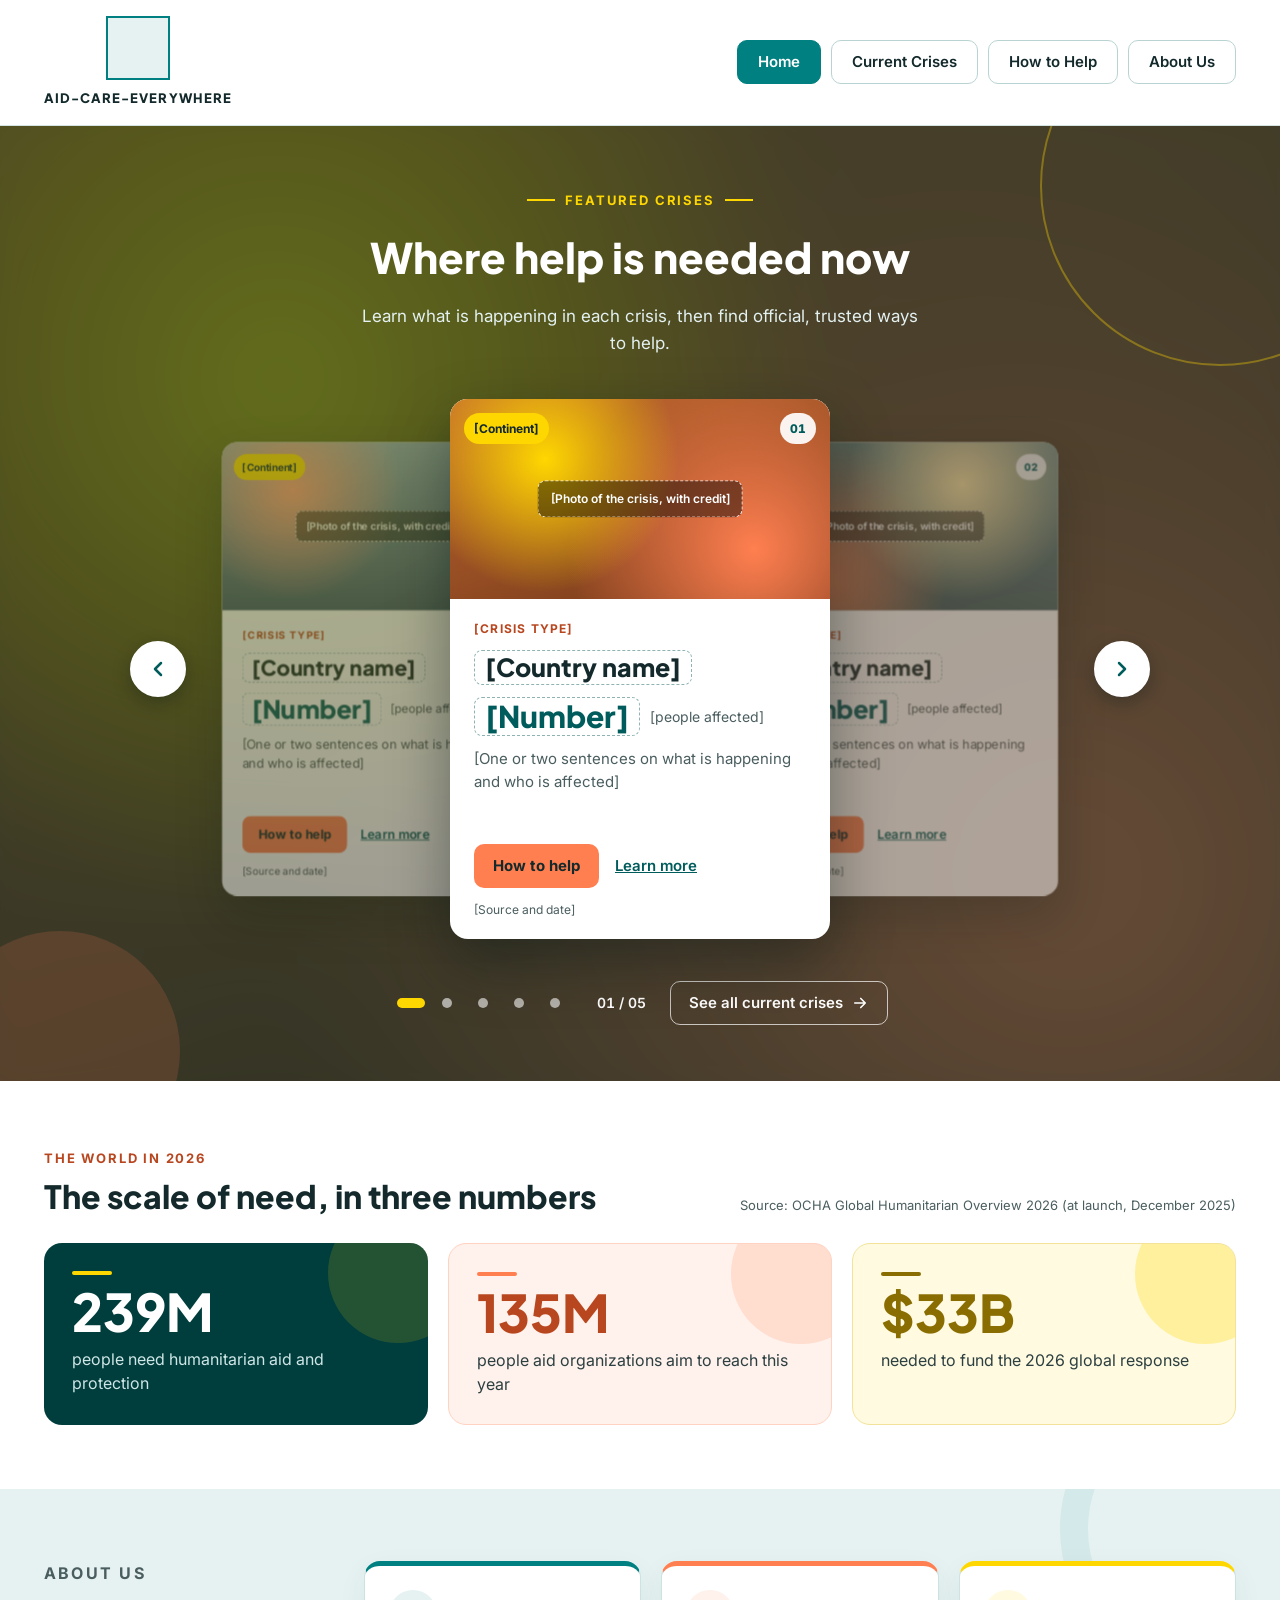
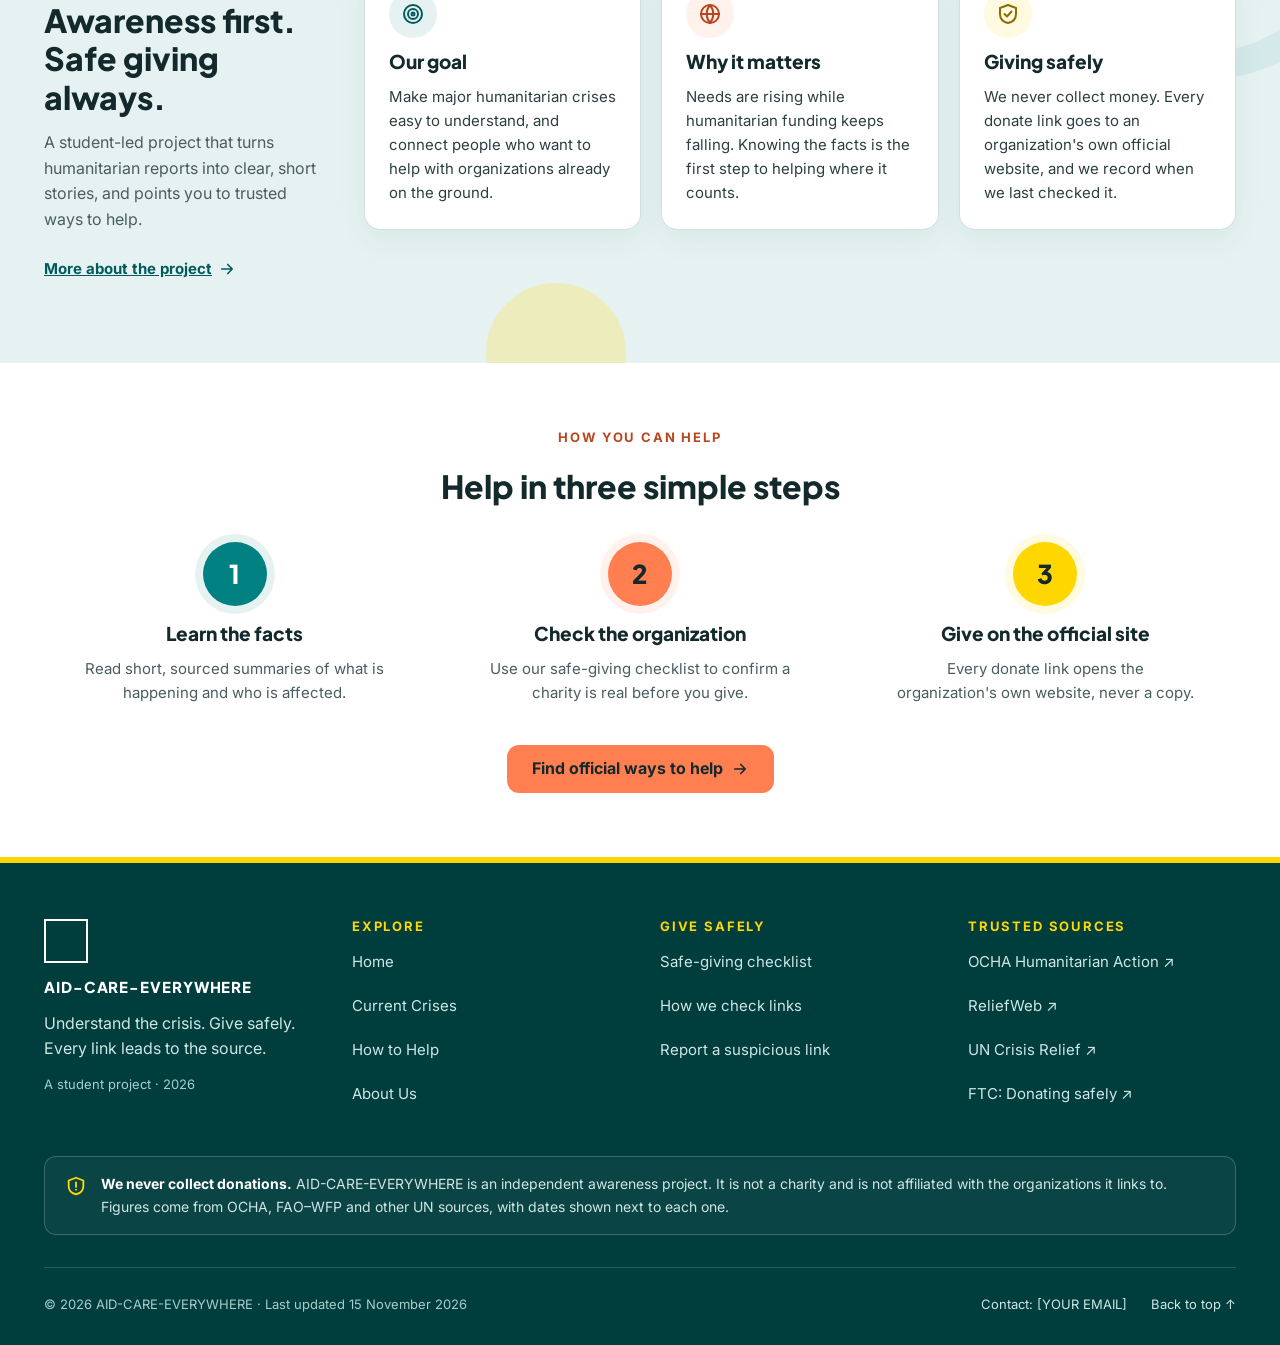
<file: index.html>
<!DOCTYPE html>
<html lang="en">
<head>
  <meta charset="UTF-8">
  <meta name="viewport" content="width=device-width, initial-scale=1.0">
  <title>AID-CARE-EVERYWHERE — Understand the crisis. Give safely.</title>
  <meta name="description" content="Learn about the world's major humanitarian crises and find official, trusted ways to help.">
  <link rel="icon" href="images/favicon.svg" type="image/svg+xml">

  <!-- Fonts: Plus Jakarta Sans (headings) + Inter (body) -->
  <link rel="preconnect" href="https://fonts.googleapis.com">
  <link rel="preconnect" href="https://fonts.gstatic.com" crossorigin>
  <link href="https://fonts.googleapis.com/css2?family=Inter:wght@400;500;600;700&family=Plus+Jakarta+Sans:wght@600;700;800&display=swap" rel="stylesheet">

  <link rel="stylesheet" href="css/styles.css">
  <script src="js/script.js" defer></script>
</head>
<body id="top">

  <a class="skip-link" href="#main">Skip to main content</a>

  <!-- ===================== HEADER (same on every page) ===================== -->
  <header class="site-header">
    <div class="container header-inner">
      <a class="brand" href="index.html" aria-label="AID-CARE-EVERYWHERE, home">
        <!-- Logo placeholder: replace the span with your logo image -->
        <span class="brand__logo" aria-hidden="true"></span>
        <span class="brand__name">AID-CARE-EVERYWHERE</span>
      </a>
      <nav class="main-nav" aria-label="Main">
        <ul>
          <li><a class="nav-link" href="index.html" aria-current="page">Home</a></li>
          <li><a class="nav-link" href="current-crises.html">Current Crises</a></li>
          <li><a class="nav-link" href="how-to-help.html">How to Help</a></li>
          <li><a class="nav-link" href="about.html">About Us</a></li>
        </ul>
      </nav>
    </div>
  </header>

  <main id="main">

    <!-- ===================== FEATURED CRISES CAROUSEL ===================== -->
    <section class="carousel-section on-dark" id="featured" aria-roledescription="carousel" aria-labelledby="featured-title">

      <!-- Blurred background: one layer per poster, same order as the posters -->
      <div class="carousel-bg" aria-hidden="true">
        <div class="bg-layer art-1 is-active"></div>
        <div class="bg-layer art-2"></div>
        <div class="bg-layer art-3"></div>
        <div class="bg-layer art-4"></div>
        <div class="bg-layer art-5"></div>
        <div class="carousel-overlay"></div>
        <span class="deco deco--ring"></span>
        <span class="deco deco--blob"></span>
      </div>

      <div class="container carousel-content">
        <div class="section-head section-head--center">
          <p class="eyebrow eyebrow--gold eyebrow--lined">Featured crises</p>
          <h1 class="carousel-title" id="featured-title">Where help is needed now</h1>
          <p class="lead lead--light">Learn what is happening in each crisis, then find official, trusted ways to help.</p>
        </div>

        <div class="carousel" data-carousel>
          <button class="arrow-btn" type="button" data-dir="prev" aria-label="Previous crisis">
            <svg aria-hidden="true" width="24" height="24" viewBox="0 0 24 24" fill="none" stroke="currentColor" stroke-width="2.5" stroke-linecap="round" stroke-linejoin="round"><path d="M15 18l-6-6 6-6"/></svg>
          </button>

          <div class="carousel-stage">
            <!--
              POSTERS — fill in each [placeholder].
              To add a photo, replace the .placeholder-note span with:
                <img src="images/crisis-1.jpg" alt="Short description of the photo">
              and give the matching .bg-layer above the same image:
                style="background-image: url('images/crisis-1.jpg')"
            -->

            <!-- Poster 1 -->
            <article class="poster" role="group" aria-roledescription="slide" aria-label="Featured crisis 1 of 5">
              <div class="poster__media art-1">
                <span class="placeholder-note">[Photo of the crisis, with credit]</span>
                <span class="tag tag--gold poster__region">[Continent]</span>
                <span class="poster__num">01</span>
              </div>
              <div class="poster__body">
                <p class="poster__type">[Crisis type]</p>
                <h2 class="poster__name"><span class="ph">[Country name]</span></h2>
                <p class="poster__stat"><span class="ph poster__number">[Number]</span><span class="poster__stat-label">[people affected]</span></p>
                <p class="poster__text">[One or two sentences on what is happening and who is affected]</p>
                <div class="poster__actions">
                  <a class="btn btn--coral" href="current-crises.html#crisis-1-help">How to help</a>
                  <a class="text-link" href="current-crises.html#crisis-1">Learn more</a>
                </div>
                <p class="poster__source">[Source and date]</p>
              </div>
            </article>

            <!-- Poster 2 -->
            <article class="poster" role="group" aria-roledescription="slide" aria-label="Featured crisis 2 of 5">
              <div class="poster__media art-2">
                <span class="placeholder-note">[Photo of the crisis, with credit]</span>
                <span class="tag tag--gold poster__region">[Continent]</span>
                <span class="poster__num">02</span>
              </div>
              <div class="poster__body">
                <p class="poster__type">[Crisis type]</p>
                <h2 class="poster__name"><span class="ph">[Country name]</span></h2>
                <p class="poster__stat"><span class="ph poster__number">[Number]</span><span class="poster__stat-label">[people affected]</span></p>
                <p class="poster__text">[One or two sentences on what is happening and who is affected]</p>
                <div class="poster__actions">
                  <a class="btn btn--coral" href="how-to-help.html">How to help</a>
                  <a class="text-link" href="current-crises.html">Learn more</a>
                </div>
                <p class="poster__source">[Source and date]</p>
              </div>
            </article>

            <!-- Poster 3 -->
            <article class="poster" role="group" aria-roledescription="slide" aria-label="Featured crisis 3 of 5">
              <div class="poster__media art-3">
                <span class="placeholder-note">[Photo of the crisis, with credit]</span>
                <span class="tag tag--gold poster__region">[Continent]</span>
                <span class="poster__num">03</span>
              </div>
              <div class="poster__body">
                <p class="poster__type">[Crisis type]</p>
                <h2 class="poster__name"><span class="ph">[Country name]</span></h2>
                <p class="poster__stat"><span class="ph poster__number">[Number]</span><span class="poster__stat-label">[people affected]</span></p>
                <p class="poster__text">[One or two sentences on what is happening and who is affected]</p>
                <div class="poster__actions">
                  <a class="btn btn--coral" href="how-to-help.html">How to help</a>
                  <a class="text-link" href="current-crises.html">Learn more</a>
                </div>
                <p class="poster__source">[Source and date]</p>
              </div>
            </article>

            <!-- Poster 4 -->
            <article class="poster" role="group" aria-roledescription="slide" aria-label="Featured crisis 4 of 5">
              <div class="poster__media art-4">
                <span class="placeholder-note">[Photo of the crisis, with credit]</span>
                <span class="tag tag--gold poster__region">[Continent]</span>
                <span class="poster__num">04</span>
              </div>
              <div class="poster__body">
                <p class="poster__type">[Crisis type]</p>
                <h2 class="poster__name"><span class="ph">[Country name]</span></h2>
                <p class="poster__stat"><span class="ph poster__number">[Number]</span><span class="poster__stat-label">[people affected]</span></p>
                <p class="poster__text">[One or two sentences on what is happening and who is affected]</p>
                <div class="poster__actions">
                  <a class="btn btn--coral" href="how-to-help.html">How to help</a>
                  <a class="text-link" href="current-crises.html">Learn more</a>
                </div>
                <p class="poster__source">[Source and date]</p>
              </div>
            </article>

            <!-- Poster 5 -->
            <article class="poster" role="group" aria-roledescription="slide" aria-label="Featured crisis 5 of 5">
              <div class="poster__media art-5">
                <span class="placeholder-note">[Photo of the crisis, with credit]</span>
                <span class="tag tag--gold poster__region">[Continent]</span>
                <span class="poster__num">05</span>
              </div>
              <div class="poster__body">
                <p class="poster__type">[Crisis type]</p>
                <h2 class="poster__name"><span class="ph">[Country name]</span></h2>
                <p class="poster__stat"><span class="ph poster__number">[Number]</span><span class="poster__stat-label">[people affected]</span></p>
                <p class="poster__text">[One or two sentences on what is happening and who is affected]</p>
                <div class="poster__actions">
                  <a class="btn btn--coral" href="how-to-help.html">How to help</a>
                  <a class="text-link" href="current-crises.html">Learn more</a>
                </div>
                <p class="poster__source">[Source and date]</p>
              </div>
            </article>
          </div>

          <button class="arrow-btn" type="button" data-dir="next" aria-label="Next crisis">
            <svg aria-hidden="true" width="24" height="24" viewBox="0 0 24 24" fill="none" stroke="currentColor" stroke-width="2.5" stroke-linecap="round" stroke-linejoin="round"><path d="M9 18l6-6-6-6"/></svg>
          </button>
        </div>

        <div class="carousel-controls">
          <div class="carousel-dots" role="group" aria-label="Choose a featured crisis"><!-- dots are added by script.js --></div>
          <p class="carousel-counter" aria-live="polite">01 / 05</p>
          <a class="btn btn--ghost" href="current-crises.html">
            See all current crises
            <svg aria-hidden="true" width="18" height="18" viewBox="0 0 24 24" fill="none" stroke="currentColor" stroke-width="2.2" stroke-linecap="round" stroke-linejoin="round"><path d="M5 12h14M13 6l6 6-6 6"/></svg>
          </a>
        </div>
      </div>
    </section>

    <!-- ===================== STATS BAND ===================== -->
    <section class="section" aria-labelledby="stats-title">
      <div class="container">
        <div class="section-head">
          <div>
            <p class="eyebrow">The world in 2026</p>
            <h2 class="section-title" id="stats-title">The scale of need, in three numbers</h2>
          </div>
          <p class="source-note">Source: OCHA Global Humanitarian Overview 2026 (at launch, December 2025)</p>
        </div>
        <div class="stats-grid">
          <div class="stat-card stat-card--teal">
            <span class="stat-card__bar" aria-hidden="true"></span>
            <p class="stat-card__num">239M</p>
            <p class="stat-card__label">people need humanitarian aid and protection</p>
          </div>
          <div class="stat-card stat-card--coral">
            <span class="stat-card__bar" aria-hidden="true"></span>
            <p class="stat-card__num">135M</p>
            <p class="stat-card__label">people aid organizations aim to reach this year</p>
          </div>
          <div class="stat-card stat-card--gold">
            <span class="stat-card__bar" aria-hidden="true"></span>
            <p class="stat-card__num">$33B</p>
            <p class="stat-card__label">needed to fund the 2026 global response</p>
          </div>
        </div>
      </div>
    </section>

    <!-- ===================== ABOUT US (short) ===================== -->
    <section class="about section--tint" id="about" aria-labelledby="about-title">
      <span class="deco deco--ring" aria-hidden="true"></span>
      <span class="deco deco--dot" aria-hidden="true"></span>
      <div class="container about-inner">
        <div class="about-intro">
          <p class="eyebrow">About us</p>
          <h2 class="section-title" id="about-title">Awareness first. Safe giving always.</h2>
          <p>A student-led project that turns humanitarian reports into clear, short stories, and points you to trusted ways to help.</p>
          <a class="text-link" href="about.html">
            More about the project
            <svg aria-hidden="true" width="18" height="18" viewBox="0 0 24 24" fill="none" stroke="currentColor" stroke-width="2.2" stroke-linecap="round" stroke-linejoin="round"><path d="M5 12h14M13 6l6 6-6 6"/></svg>
          </a>
        </div>

        <div class="about-cards">
          <div class="info-card">
            <span class="icon-circle">
              <svg aria-hidden="true" width="24" height="24" viewBox="0 0 24 24" fill="none" stroke="currentColor" stroke-width="2" stroke-linecap="round" stroke-linejoin="round"><circle cx="12" cy="12" r="9"/><circle cx="12" cy="12" r="5"/><circle cx="12" cy="12" r="1.5"/></svg>
            </span>
            <h3>Our goal</h3>
            <p>Make major humanitarian crises easy to understand, and connect people who want to help with organizations already on the ground.</p>
          </div>
          <div class="info-card info-card--coral">
            <span class="icon-circle icon-circle--coral">
              <svg aria-hidden="true" width="24" height="24" viewBox="0 0 24 24" fill="none" stroke="currentColor" stroke-width="2" stroke-linecap="round" stroke-linejoin="round"><circle cx="12" cy="12" r="9"/><path d="M3 12h18"/><path d="M12 3a14 14 0 0 1 0 18a14 14 0 0 1 0-18z"/></svg>
            </span>
            <h3>Why it matters</h3>
            <p>Needs are rising while humanitarian funding keeps falling. Knowing the facts is the first step to helping where it counts.</p>
          </div>
          <div class="info-card info-card--gold">
            <span class="icon-circle icon-circle--gold">
              <svg aria-hidden="true" width="24" height="24" viewBox="0 0 24 24" fill="none" stroke="currentColor" stroke-width="2" stroke-linecap="round" stroke-linejoin="round"><path d="M12 3l8 3v6c0 5-3.5 8-8 9c-4.5-1-8-4-8-9V6z"/><path d="M8.5 12l2.5 2.5l4.5-5"/></svg>
            </span>
            <h3>Giving safely</h3>
            <p>We never collect money. Every donate link goes to an organization's own official website, and we record when we last checked it.</p>
          </div>
        </div>
      </div>
    </section>

    <!-- ===================== THREE STEPS ===================== -->
    <section class="section" aria-labelledby="steps-title">
      <div class="container">
        <div class="section-head section-head--center">
          <p class="eyebrow">How you can help</p>
          <h2 class="section-title" id="steps-title">Help in three simple steps</h2>
        </div>
        <ol class="steps">
          <li class="step">
            <span class="step__num step__num--teal" aria-hidden="true">1</span>
            <h3>Learn the facts</h3>
            <p>Read short, sourced summaries of what is happening and who is affected.</p>
          </li>
          <li class="step">
            <span class="step__num step__num--coral" aria-hidden="true">2</span>
            <h3>Check the organization</h3>
            <p>Use our safe-giving checklist to confirm a charity is real before you give.</p>
          </li>
          <li class="step">
            <span class="step__num step__num--gold" aria-hidden="true">3</span>
            <h3>Give on the official site</h3>
            <p>Every donate link opens the organization's own website, never a copy.</p>
          </li>
        </ol>
        <div class="center">
          <a class="btn btn--coral btn--lg" href="how-to-help.html">
            Find official ways to help
            <svg aria-hidden="true" width="18" height="18" viewBox="0 0 24 24" fill="none" stroke="currentColor" stroke-width="2.2" stroke-linecap="round" stroke-linejoin="round"><path d="M5 12h14M13 6l6 6-6 6"/></svg>
          </a>
        </div>
      </div>
    </section>

  </main>

  <!-- ===================== FOOTER (same on every page) ===================== -->
  <footer class="site-footer on-dark">
    <div class="container">
      <div class="footer-grid">
        <div class="footer-brand">
          <span class="footer-brand__logo" aria-hidden="true"></span>
          <p class="footer-brand__name">AID-CARE-EVERYWHERE</p>
          <p>Understand the crisis. Give safely. Every link leads to the source.</p>
          <p class="footer-brand__small">A student project · 2026</p>
        </div>

        <nav class="footer-col" aria-labelledby="f-explore">
          <h2 id="f-explore">Explore</h2>
          <ul>
            <li><a href="index.html">Home</a></li>
            <li><a href="current-crises.html">Current Crises</a></li>
            <li><a href="how-to-help.html">How to Help</a></li>
            <li><a href="about.html">About Us</a></li>
          </ul>
        </nav>

        <nav class="footer-col" aria-labelledby="f-safe">
          <h2 id="f-safe">Give safely</h2>
          <ul>
            <li><a href="how-to-help.html#checklist">Safe-giving checklist</a></li>
            <li><a href="how-to-help.html#check-links">How we check links</a></li>
            <li><a href="how-to-help.html#report">Report a suspicious link</a></li>
          </ul>
        </nav>

        <nav class="footer-col" aria-labelledby="f-sources">
          <h2 id="f-sources">Trusted sources</h2>
          <ul>
            <li><a href="https://humanitarianaction.info" target="_blank" rel="noopener">OCHA Humanitarian Action ↗</a></li>
            <li><a href="https://reliefweb.int" target="_blank" rel="noopener">ReliefWeb ↗</a></li>
            <li><a href="https://crisisrelief.un.org" target="_blank" rel="noopener">UN Crisis Relief ↗</a></li>
            <li><a href="https://consumer.ftc.gov/features/donating-safely-and-avoiding-scams" target="_blank" rel="noopener">FTC: Donating safely ↗</a></li>
          </ul>
        </nav>
      </div>

      <div class="footer-notice">
        <svg aria-hidden="true" width="22" height="22" viewBox="0 0 24 24" fill="none" stroke="currentColor" stroke-width="2" stroke-linecap="round" stroke-linejoin="round"><path d="M12 3l8 3v6c0 5-3.5 8-8 9c-4.5-1-8-4-8-9V6z"/><path d="M12 8v5"/><path d="M12 16h.01"/></svg>
        <p><strong>We never collect donations.</strong> AID-CARE-EVERYWHERE is an independent awareness project. It is not a charity and is not affiliated with the organizations it links to. Figures come from OCHA, FAO–WFP and other UN sources, with dates shown next to each one.</p>
      </div>

      <div class="footer-bottom">
        <p>© 2026 AID-CARE-EVERYWHERE · Last updated 15 November 2026</p>
        <div class="footer-bottom__links">
          <a href="mailto:you@example.com">Contact: [YOUR EMAIL]</a><!-- TODO: replace with your email -->
          <a href="#top">Back to top ↑</a>
        </div>
      </div>
    </div>
  </footer>

</body>
</html>
</file>
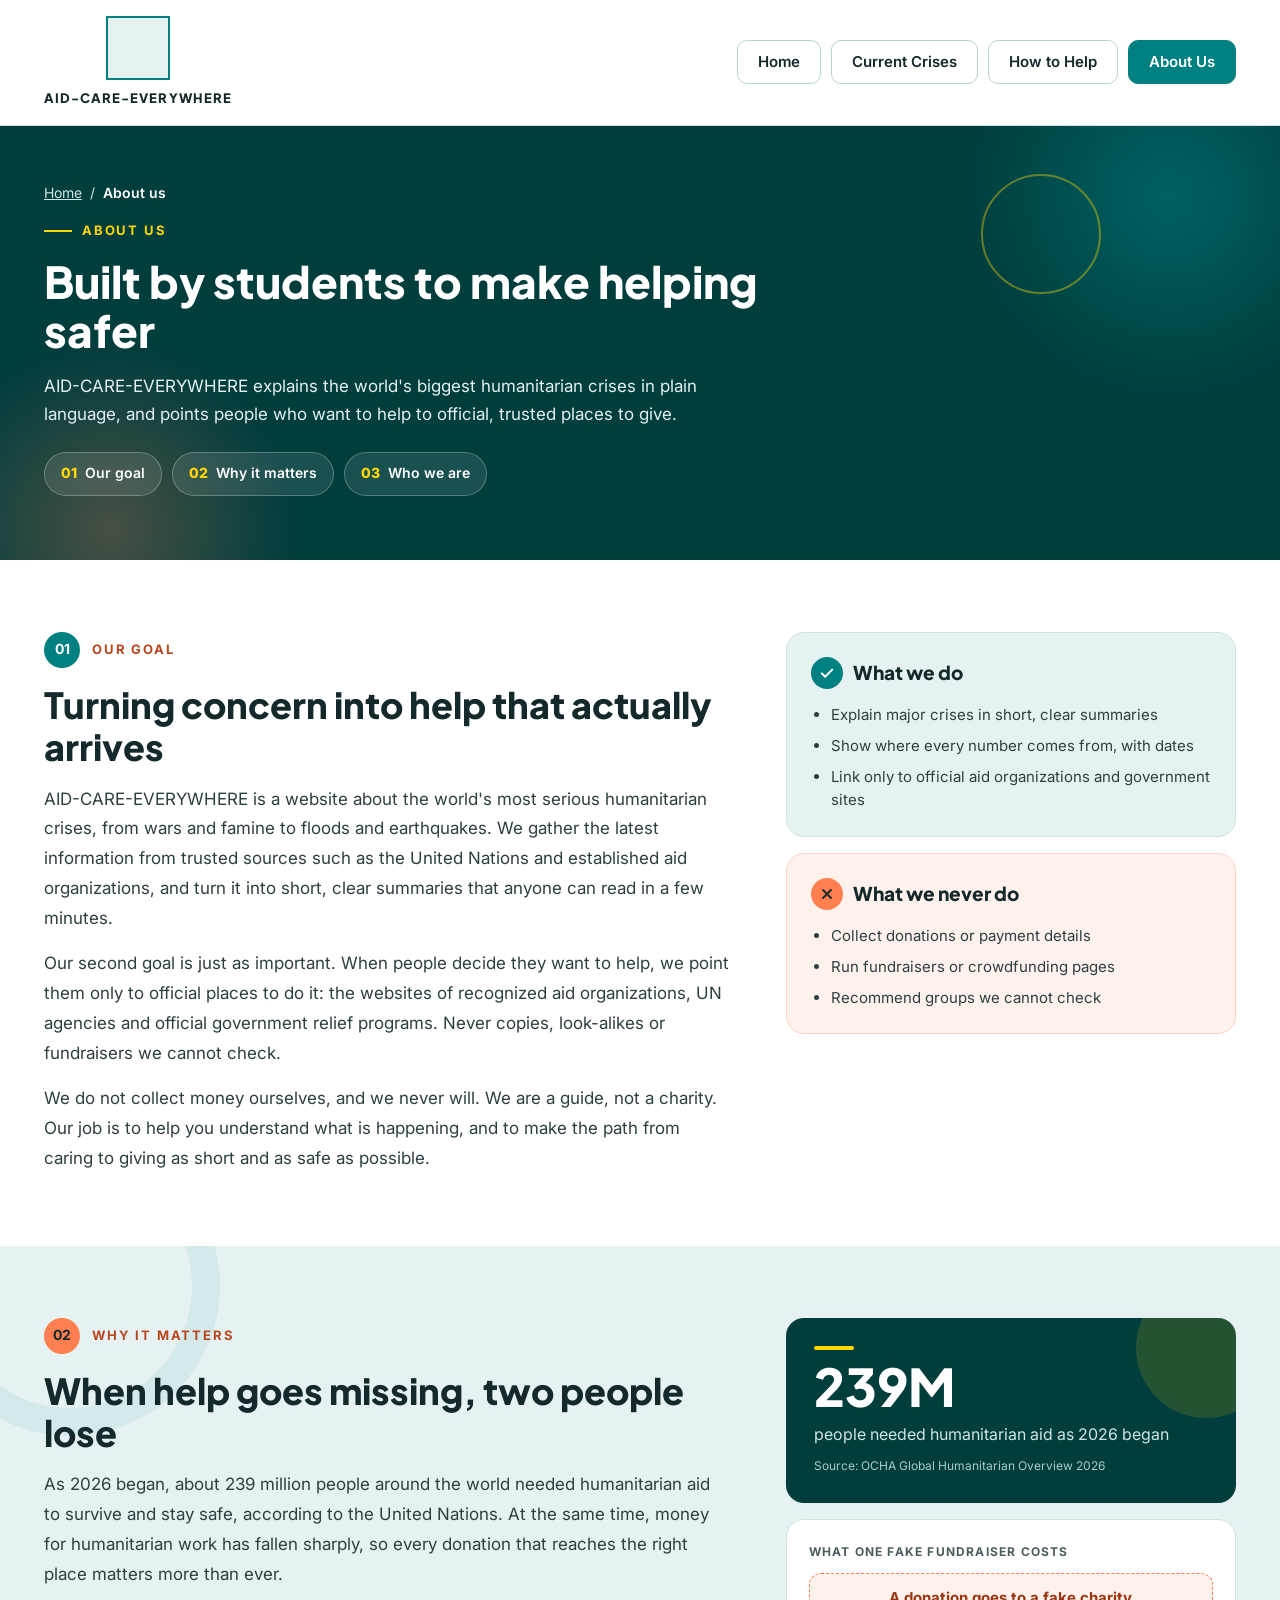
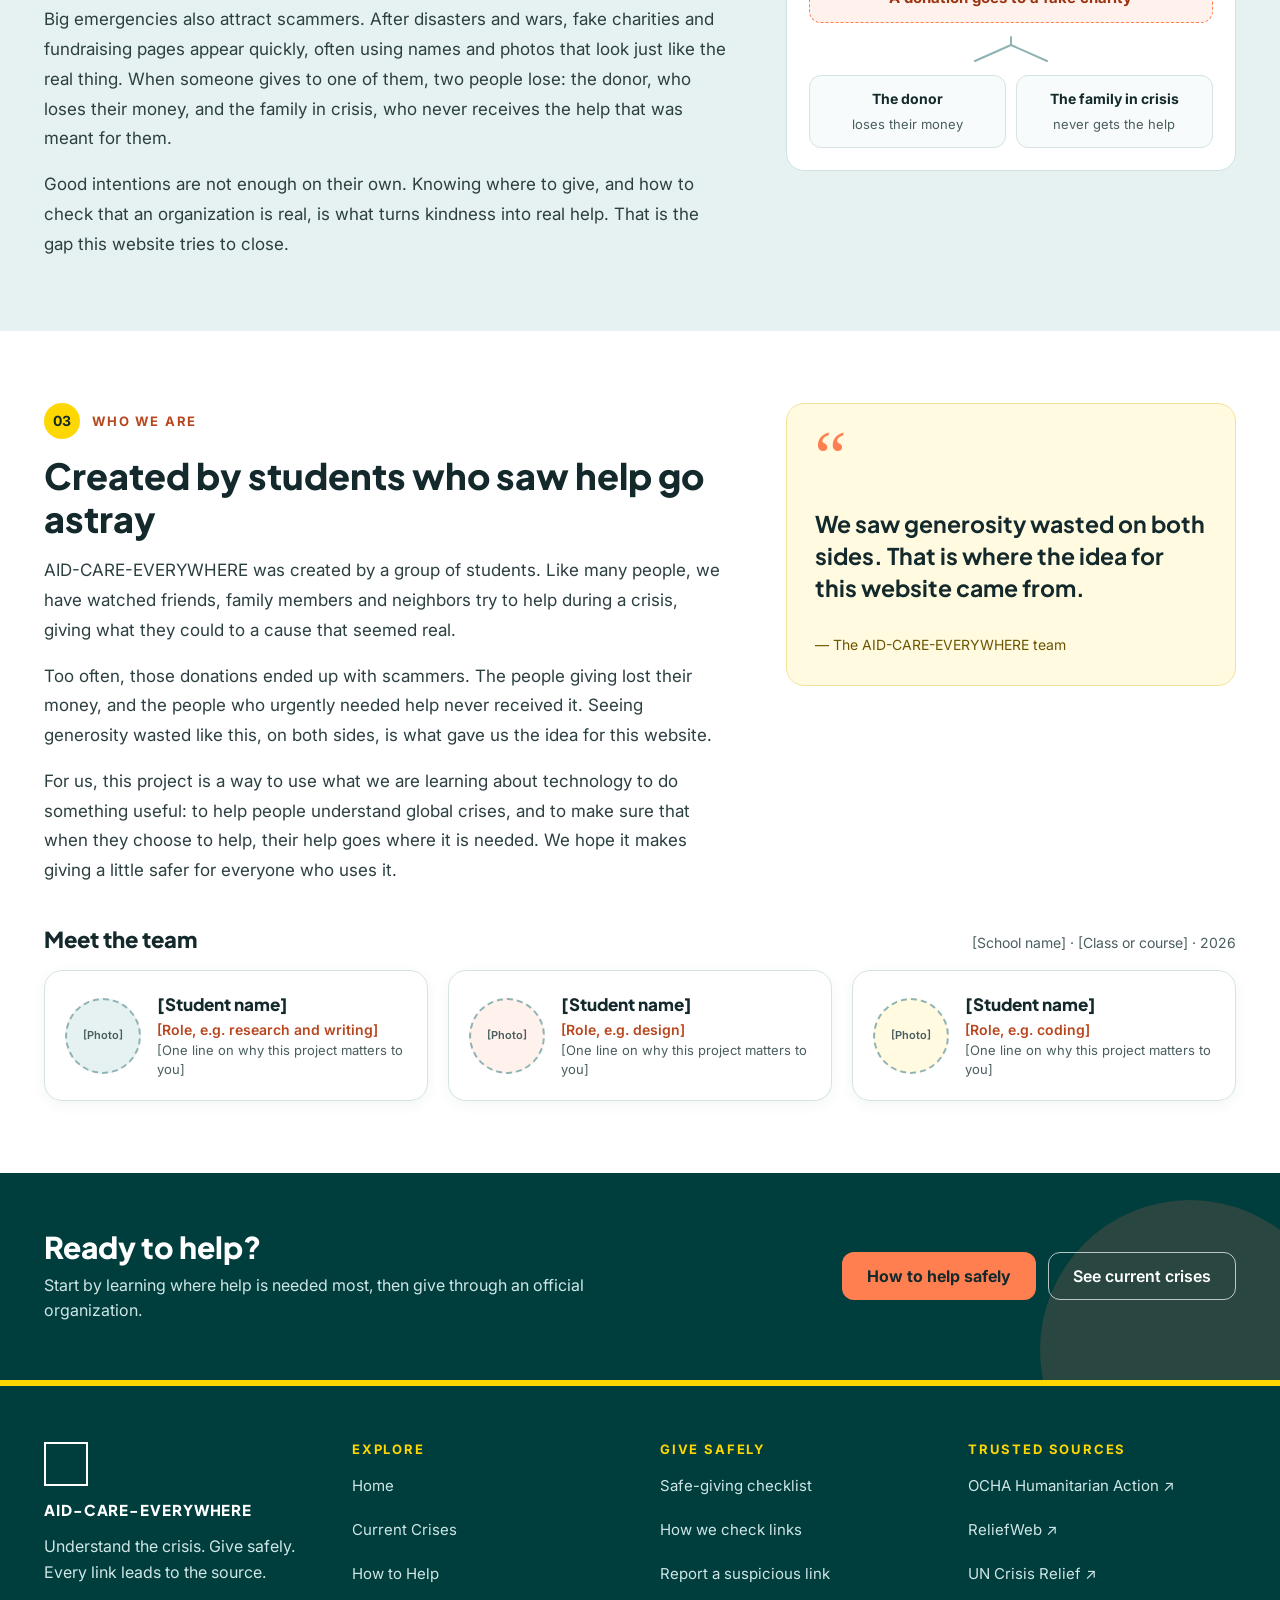
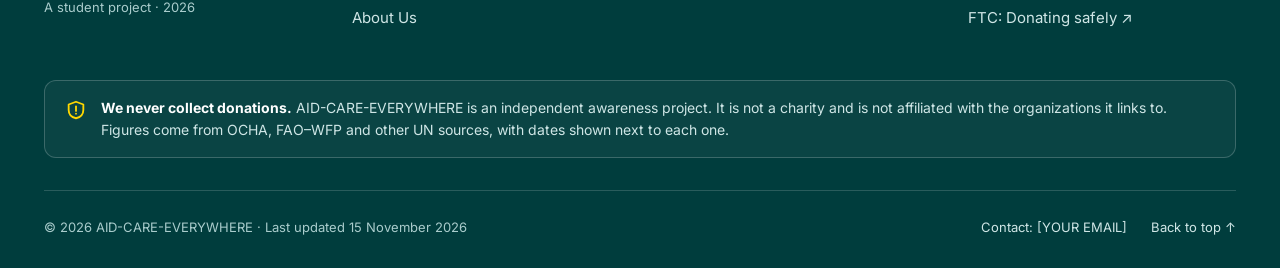
<file: about.html>
<!DOCTYPE html>
<html lang="en">
<head>
  <meta charset="UTF-8">
  <meta name="viewport" content="width=device-width, initial-scale=1.0">
  <title>About Us — AID-CARE-EVERYWHERE</title>
  <meta name="description" content="Who we are, why we built AID-CARE-EVERYWHERE, and why safe giving matters.">
  <link rel="icon" href="images/favicon.svg" type="image/svg+xml">

  <link rel="preconnect" href="https://fonts.googleapis.com">
  <link rel="preconnect" href="https://fonts.gstatic.com" crossorigin>
  <link href="https://fonts.googleapis.com/css2?family=Inter:wght@400;500;600;700&family=Plus+Jakarta+Sans:wght@600;700;800&display=swap" rel="stylesheet">

  <link rel="stylesheet" href="css/styles.css">
  <script src="js/script.js" defer></script>
</head>
<body id="top">

  <a class="skip-link" href="#main">Skip to main content</a>

  <!-- ===================== HEADER (same on every page) ===================== -->
  <header class="site-header">
    <div class="container header-inner">
      <a class="brand" href="index.html" aria-label="AID-CARE-EVERYWHERE, home">
        <span class="brand__logo" aria-hidden="true"></span>
        <span class="brand__name">AID-CARE-EVERYWHERE</span>
      </a>
      <nav class="main-nav" aria-label="Main">
        <ul>
          <li><a class="nav-link" href="index.html">Home</a></li>
          <li><a class="nav-link" href="current-crises.html">Current Crises</a></li>
          <li><a class="nav-link" href="how-to-help.html">How to Help</a></li>
          <li><a class="nav-link" href="about.html" aria-current="page">About Us</a></li>
        </ul>
      </nav>
    </div>
  </header>

  <main id="main">

    <!-- ===================== PAGE INTRO ===================== -->
    <section class="page-intro page-intro--short on-dark" aria-labelledby="page-title">
      <span class="deco deco--glow-teal" aria-hidden="true"></span>
      <span class="deco deco--glow-coral" aria-hidden="true"></span>
      <span class="deco deco--ring" aria-hidden="true"></span>
      <div class="container page-intro__inner">
        <nav class="breadcrumb" aria-label="Breadcrumb">
          <ol>
            <li><a href="index.html">Home</a></li>
            <li aria-hidden="true">/</li>
            <li aria-current="page">About us</li>
          </ol>
        </nav>
        <p class="eyebrow eyebrow--gold eyebrow--lined-left">About us</p>
        <h1 class="page-title" id="page-title">Built by students to make helping safer</h1>
        <p class="page-intro__text">AID-CARE-EVERYWHERE explains the world's biggest humanitarian crises in plain language, and points people who want to help to official, trusted places to give.</p>
        <nav aria-label="On this page">
          <ul class="jump-links">
            <li><a href="#goal"><span>01</span> Our goal</a></li>
            <li><a href="#why"><span>02</span> Why it matters</a></li>
            <li><a href="#creators"><span>03</span> Who we are</a></li>
          </ul>
        </nav>
      </div>
    </section>

    <!-- ===================== 1. OUR GOAL ===================== -->
    <section class="story" id="goal" aria-labelledby="goal-title">
      <div class="container story__inner">
        <div class="story__text">
          <p class="story__eyebrow"><span class="num-badge num-badge--teal" aria-hidden="true">01</span>Our goal</p>
          <h2 class="story__title" id="goal-title">Turning concern into help that actually arrives</h2>
          <p>AID-CARE-EVERYWHERE is a website about the world's most serious humanitarian crises, from wars and famine to floods and earthquakes. We gather the latest information from trusted sources such as the United Nations and established aid organizations, and turn it into short, clear summaries that anyone can read in a few minutes.</p>
          <p>Our second goal is just as important. When people decide they want to help, we point them only to official places to do it: the websites of recognized aid organizations, UN agencies and official government relief programs. Never copies, look-alikes or fundraisers we cannot check.</p>
          <p>We do not collect money ourselves, and we never will. We are a guide, not a charity. Our job is to help you understand what is happening, and to make the path from caring to giving as short and as safe as possible.</p>
        </div>
        <div class="story__side">
          <div class="do-card do-card--yes">
            <h3>
              <span class="do-card__icon" aria-hidden="true"><svg width="18" height="18" viewBox="0 0 24 24" fill="none" stroke="currentColor" stroke-width="2.6" stroke-linecap="round" stroke-linejoin="round"><path d="M5 12.5l4.5 4.5L19 7.5"/></svg></span>
              What we do
            </h3>
            <ul>
              <li>Explain major crises in short, clear summaries</li>
              <li>Show where every number comes from, with dates</li>
              <li>Link only to official aid organizations and government sites</li>
            </ul>
          </div>
          <div class="do-card do-card--no">
            <h3>
              <span class="do-card__icon" aria-hidden="true"><svg width="16" height="16" viewBox="0 0 24 24" fill="none" stroke="currentColor" stroke-width="2.8" stroke-linecap="round" stroke-linejoin="round"><path d="M6 6l12 12M18 6L6 18"/></svg></span>
              What we never do
            </h3>
            <ul>
              <li>Collect donations or payment details</li>
              <li>Run fundraisers or crowdfunding pages</li>
              <li>Recommend groups we cannot check</li>
            </ul>
          </div>
        </div>
      </div>
    </section>

    <!-- ===================== 2. WHY IT MATTERS ===================== -->
    <section class="story story--tint" id="why" aria-labelledby="why-title">
      <span class="deco deco--ring-left" aria-hidden="true"></span>
      <div class="container story__inner">
        <div class="story__text">
          <p class="story__eyebrow"><span class="num-badge num-badge--coral" aria-hidden="true">02</span>Why it matters</p>
          <h2 class="story__title" id="why-title">When help goes missing, two people lose</h2>
          <p>As 2026 began, about 239 million people around the world needed humanitarian aid to survive and stay safe, according to the United Nations. At the same time, money for humanitarian work has fallen sharply, so every donation that reaches the right place matters more than ever.</p>
          <p>Big emergencies also attract scammers. After disasters and wars, fake charities and fundraising pages appear quickly, often using names and photos that look just like the real thing. When someone gives to one of them, two people lose: the donor, who loses their money, and the family in crisis, who never receives the help that was meant for them.</p>
          <p>Good intentions are not enough on their own. Knowing where to give, and how to check that an organization is real, is what turns kindness into real help. That is the gap this website tries to close.</p>
        </div>
        <div class="story__side">
          <div class="stat-card stat-card--teal">
            <span class="stat-card__bar" aria-hidden="true"></span>
            <p class="stat-card__num">239M</p>
            <p class="stat-card__label">people needed humanitarian aid as 2026 began</p>
            <p class="stat-card__source">Source: OCHA Global Humanitarian Overview 2026</p>
          </div>
          <div class="loss-diagram">
            <p class="loss-diagram__label">What one fake fundraiser costs</p>
            <div class="loss-diagram__top">A donation goes to a fake charity</div>
            <svg aria-hidden="true" width="120" height="28" viewBox="0 0 120 28" fill="none" stroke="#8fb3b3" stroke-width="2" stroke-linecap="round"><path d="M60 2v8M60 10L24 26M60 10l36 16"/></svg>
            <div class="loss-diagram__row">
              <div><strong>The donor</strong><span>loses their money</span></div>
              <div><strong>The family in crisis</strong><span>never gets the help</span></div>
            </div>
          </div>
        </div>
      </div>
    </section>

    <!-- ===================== 3. CREATORS ===================== -->
    <section class="story" id="creators" aria-labelledby="creators-title">
      <div class="container">
        <div class="story__inner">
          <div class="story__text">
            <p class="story__eyebrow"><span class="num-badge num-badge--gold" aria-hidden="true">03</span>Who we are</p>
            <h2 class="story__title" id="creators-title">Created by students who saw help go astray</h2>
            <p>AID-CARE-EVERYWHERE was created by a group of students. Like many people, we have watched friends, family members and neighbors try to help during a crisis, giving what they could to a cause that seemed real.</p>
            <p>Too often, those donations ended up with scammers. The people giving lost their money, and the people who urgently needed help never received it. Seeing generosity wasted like this, on both sides, is what gave us the idea for this website.</p>
            <p>For us, this project is a way to use what we are learning about technology to do something useful: to help people understand global crises, and to make sure that when they choose to help, their help goes where it is needed. We hope it makes giving a little safer for everyone who uses it.</p>
          </div>
          <figure class="team-quote story__side">
            <span class="team-quote__mark" aria-hidden="true">“</span>
            <blockquote>We saw generosity wasted on both sides. That is where the idea for this website came from.</blockquote>
            <figcaption>— The AID-CARE-EVERYWHERE team</figcaption>
          </figure>
        </div>

        <div class="team">
          <div class="team__head">
            <h3>Meet the team</h3>
            <p>[School name] · [Class or course] · 2026</p>
          </div>
          <!-- Replace each placeholder with a team member. For a photo, swap the
               .team-card__photo span for <img class="team-card__photo" src="images/name.jpg" alt=""> -->
          <ul class="team__grid">
            <li class="team-card">
              <span class="team-card__photo">[Photo]</span>
              <div>
                <p class="team-card__name">[Student name]</p>
                <p class="team-card__role">[Role, e.g. research and writing]</p>
                <p class="team-card__why">[One line on why this project matters to you]</p>
              </div>
            </li>
            <li class="team-card">
              <span class="team-card__photo team-card__photo--coral">[Photo]</span>
              <div>
                <p class="team-card__name">[Student name]</p>
                <p class="team-card__role">[Role, e.g. design]</p>
                <p class="team-card__why">[One line on why this project matters to you]</p>
              </div>
            </li>
            <li class="team-card">
              <span class="team-card__photo team-card__photo--gold">[Photo]</span>
              <div>
                <p class="team-card__name">[Student name]</p>
                <p class="team-card__role">[Role, e.g. coding]</p>
                <p class="team-card__why">[One line on why this project matters to you]</p>
              </div>
            </li>
          </ul>
        </div>
      </div>
    </section>

    <!-- ===================== CALL TO ACTION ===================== -->
    <section class="cta-band on-dark" aria-labelledby="cta-title">
      <span class="deco deco--blob" aria-hidden="true"></span>
      <div class="container cta-band__inner">
        <div>
          <h2 id="cta-title">Ready to help?</h2>
          <p>Start by learning where help is needed most, then give through an official organization.</p>
        </div>
        <div class="cta-band__actions">
          <a class="btn btn--coral btn--lg" href="how-to-help.html">How to help safely</a>
          <a class="btn btn--ghost btn--lg" href="current-crises.html">See current crises</a>
        </div>
      </div>
    </section>

  </main>

  <!-- ===================== FOOTER (same on every page) ===================== -->
  <footer class="site-footer on-dark">
    <div class="container">
      <div class="footer-grid">
        <div class="footer-brand">
          <span class="footer-brand__logo" aria-hidden="true"></span>
          <p class="footer-brand__name">AID-CARE-EVERYWHERE</p>
          <p>Understand the crisis. Give safely. Every link leads to the source.</p>
          <p class="footer-brand__small">A student project · 2026</p>
        </div>

        <nav class="footer-col" aria-labelledby="f-explore">
          <h2 id="f-explore">Explore</h2>
          <ul>
            <li><a href="index.html">Home</a></li>
            <li><a href="current-crises.html">Current Crises</a></li>
            <li><a href="how-to-help.html">How to Help</a></li>
            <li><a href="about.html">About Us</a></li>
          </ul>
        </nav>

        <nav class="footer-col" aria-labelledby="f-safe">
          <h2 id="f-safe">Give safely</h2>
          <ul>
            <li><a href="how-to-help.html#checklist">Safe-giving checklist</a></li>
            <li><a href="how-to-help.html#check-links">How we check links</a></li>
            <li><a href="how-to-help.html#report">Report a suspicious link</a></li>
          </ul>
        </nav>

        <nav class="footer-col" aria-labelledby="f-sources">
          <h2 id="f-sources">Trusted sources</h2>
          <ul>
            <li><a href="https://humanitarianaction.info" target="_blank" rel="noopener">OCHA Humanitarian Action ↗</a></li>
            <li><a href="https://reliefweb.int" target="_blank" rel="noopener">ReliefWeb ↗</a></li>
            <li><a href="https://crisisrelief.un.org" target="_blank" rel="noopener">UN Crisis Relief ↗</a></li>
            <li><a href="https://consumer.ftc.gov/features/donating-safely-and-avoiding-scams" target="_blank" rel="noopener">FTC: Donating safely ↗</a></li>
          </ul>
        </nav>
      </div>

      <div class="footer-notice">
        <svg aria-hidden="true" width="22" height="22" viewBox="0 0 24 24" fill="none" stroke="currentColor" stroke-width="2" stroke-linecap="round" stroke-linejoin="round"><path d="M12 3l8 3v6c0 5-3.5 8-8 9c-4.5-1-8-4-8-9V6z"/><path d="M12 8v5"/><path d="M12 16h.01"/></svg>
        <p><strong>We never collect donations.</strong> AID-CARE-EVERYWHERE is an independent awareness project. It is not a charity and is not affiliated with the organizations it links to. Figures come from OCHA, FAO–WFP and other UN sources, with dates shown next to each one.</p>
      </div>

      <div class="footer-bottom">
        <p>© 2026 AID-CARE-EVERYWHERE · Last updated 15 November 2026</p>
        <div class="footer-bottom__links">
          <a href="mailto:you@example.com">Contact: [YOUR EMAIL]</a><!-- TODO: replace with your email -->
          <a href="#top">Back to top ↑</a>
        </div>
      </div>
    </div>
  </footer>

</body>
</html>
</file>
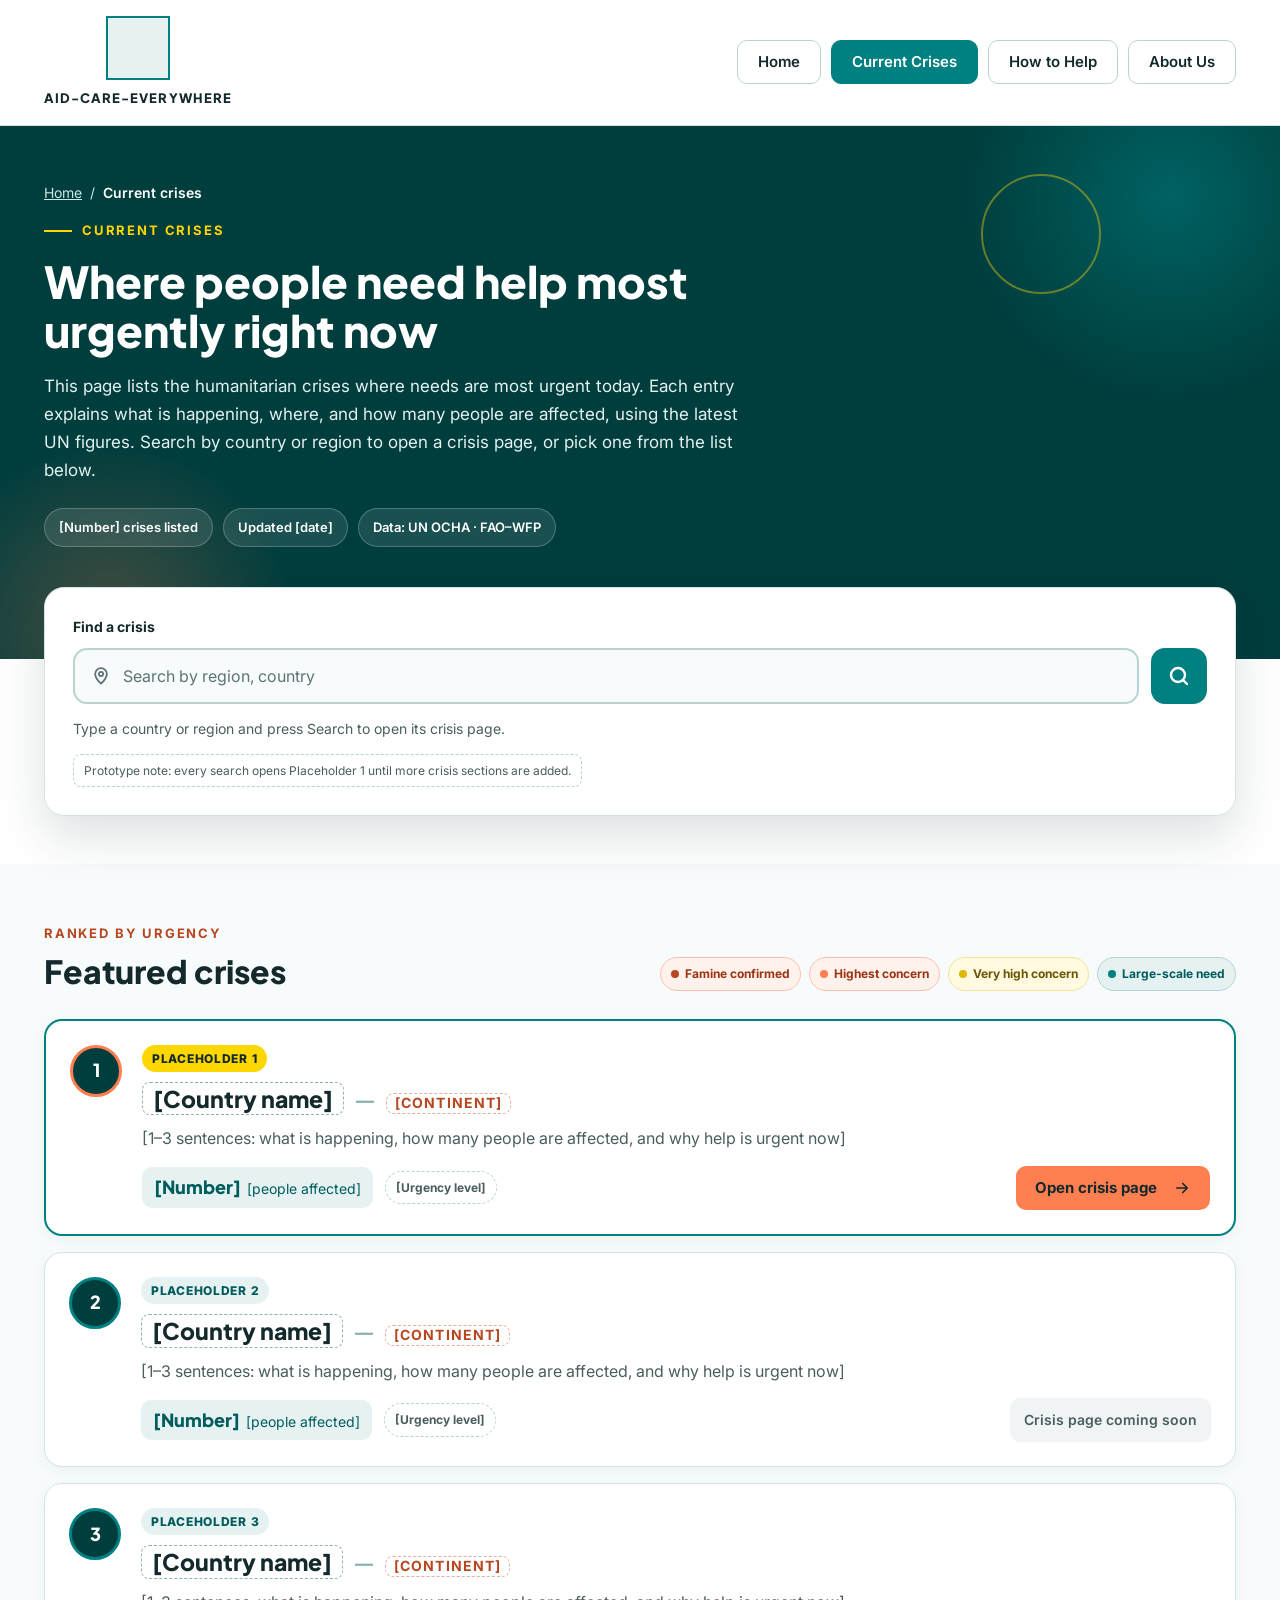
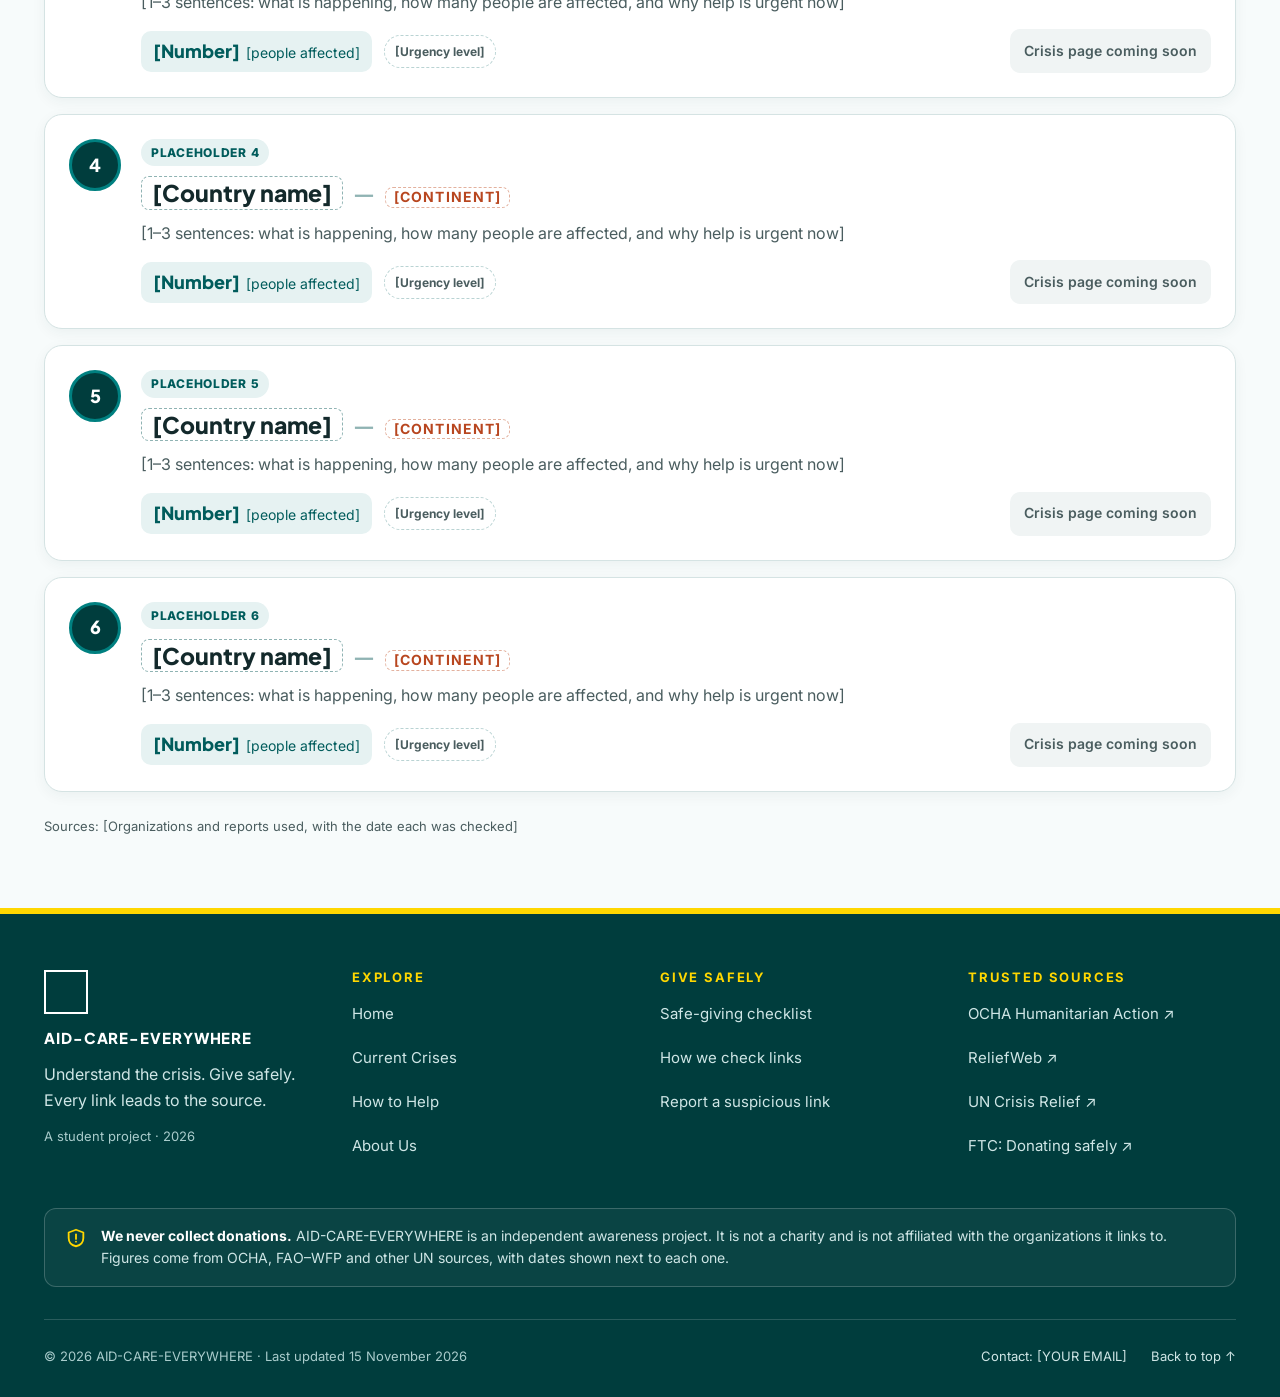
<file: current-crises.html>
<!DOCTYPE html>
<html lang="en">
<head>
  <meta charset="UTF-8">
  <meta name="viewport" content="width=device-width, initial-scale=1.0">
  <title>Current Crises — AID-CARE-EVERYWHERE</title>
  <meta name="description" content="The humanitarian crises where people need help most urgently right now, with the latest UN figures.">
  <link rel="icon" href="images/favicon.svg" type="image/svg+xml">

  <link rel="preconnect" href="https://fonts.googleapis.com">
  <link rel="preconnect" href="https://fonts.gstatic.com" crossorigin>
  <link href="https://fonts.googleapis.com/css2?family=Inter:wght@400;500;600;700&family=Plus+Jakarta+Sans:wght@600;700;800&family=Playfair+Display:ital,wght@0,700;0,800;1,400&display=swap" rel="stylesheet">

  <link rel="stylesheet" href="css/styles.css">
  <script src="js/script.js" defer></script>
</head>
<body id="top">

  <a class="skip-link" href="#main">Skip to main content</a>

  <!-- ===================== HEADER (same on every page) ===================== -->
  <header class="site-header">
    <div class="container header-inner">
      <a class="brand" href="index.html" aria-label="AID-CARE-EVERYWHERE, home">
        <span class="brand__logo" aria-hidden="true"></span>
        <span class="brand__name">AID-CARE-EVERYWHERE</span>
      </a>
      <nav class="main-nav" aria-label="Main">
        <ul>
          <li><a class="nav-link" href="index.html">Home</a></li>
          <li><a class="nav-link" href="current-crises.html" aria-current="page">Current Crises</a></li>
          <li><a class="nav-link" href="how-to-help.html">How to Help</a></li>
          <li><a class="nav-link" href="about.html">About Us</a></li>
        </ul>
      </nav>
    </div>
  </header>

  <main id="main">

    <!-- =====================================================================
         LIST VIEW — shown by default.
         script.js hides it when a crisis section (e.g. #crisis-1) is open.
         ===================================================================== -->
    <div id="crisis-list-view">

      <!-- 1. PAGE INTRO (2–3 sentences) -->
      <section class="page-intro on-dark" aria-labelledby="page-title">
        <span class="deco deco--glow-teal" aria-hidden="true"></span>
        <span class="deco deco--glow-coral" aria-hidden="true"></span>
        <span class="deco deco--ring" aria-hidden="true"></span>

        <div class="container page-intro__inner">
          <nav class="breadcrumb" aria-label="Breadcrumb">
            <ol>
              <li><a href="index.html">Home</a></li>
              <li aria-hidden="true">/</li>
              <li aria-current="page">Current crises</li>
            </ol>
          </nav>
          <p class="eyebrow eyebrow--gold eyebrow--lined-left">Current crises</p>
          <h1 class="page-title" id="page-title">Where people need help most urgently right now</h1>
          <p class="page-intro__text">This page lists the humanitarian crises where needs are most urgent today. Each entry explains what is happening, where, and how many people are affected, using the latest UN figures. Search by country or region to open a crisis page, or pick one from the list below.</p>
          <ul class="meta-pills">
            <li>[Number] crises listed</li>
            <li>Updated [date]</li>
            <li>Data: UN OCHA · FAO–WFP</li>
          </ul>
        </div>
      </section>

      <!-- 2. SEARCH BAR — pressing Search opens the matching crisis section -->
      <section class="container" aria-label="Search crises">
        <div class="search-card">
          <form class="search-form" role="search" data-crisis-search>
            <label for="crisis-search">Find a crisis</label>
            <div class="search-row">
              <div class="search-field">
                <span class="search-field__icon" aria-hidden="true">
                  <svg width="20" height="20" viewBox="0 0 24 24" fill="none" stroke="currentColor" stroke-width="2.2" stroke-linecap="round" stroke-linejoin="round"><path d="M12 21s-7-6.2-7-11.5A7 7 0 0 1 19 9.5C19 14.8 12 21 12 21z"/><circle cx="12" cy="9.5" r="2.5"/></svg>
                </span>
                <input class="search-input" id="crisis-search" name="q" type="search" placeholder="Search by region, country" autocomplete="off" aria-describedby="search-hint">
              </div>
              <button class="search-btn" type="submit" aria-label="Search">
                <svg aria-hidden="true" width="24" height="24" viewBox="0 0 24 24" fill="none" stroke="currentColor" stroke-width="2.4" stroke-linecap="round" stroke-linejoin="round"><circle cx="11" cy="11" r="7"/><path d="M20 20l-3.5-3.5"/></svg>
              </button>
            </div>
          </form>
          <p class="search-hint" id="search-hint" aria-live="polite">Type a country or region and press Search to open its crisis page.</p>
          <p class="proto-note">Prototype note: every search opens Placeholder 1 until more crisis sections are added.</p>
        </div>
      </section>

      <!-- 3. FEATURED CRISES — placeholders -->
      <section class="list-section section--alt" id="featured-crises" aria-labelledby="featured-title">
        <div class="container">
          <div class="section-head">
            <div>
              <p class="eyebrow">Ranked by urgency</p>
              <h2 class="section-title" id="featured-title">Featured crises</h2>
            </div>
            <p class="visually-hidden" id="legend-label">Urgency levels</p>
            <ul class="legend" aria-describedby="legend-label">
              <li class="urgency urgency--famine">Famine confirmed</li>
              <li class="urgency urgency--highest">Highest concern</li>
              <li class="urgency urgency--veryhigh">Very high concern</li>
              <li class="urgency urgency--large">Large-scale need</li>
            </ul>
          </div>

          <!--
            Each crisis follows the format:  COUNTRY — CONTINENT — 1 to 3 sentences.
            data-detail    = id of the crisis section this card opens (only Placeholder 1 for now)
            data-keywords  = words people might search for: country, region, cities.
                             Fill these in when you add the real country, e.g.
                             data-keywords="sudan east africa darfur khartoum"
          -->
          <ol class="crisis-list">

            <li class="crisis-card crisis-card--open" data-detail="crisis-1" data-keywords="">
              <span class="crisis-card__rank rank--highest" aria-hidden="true">1</span>
              <div class="crisis-card__body">
                <p class="card-label card-label--gold">Placeholder 1</p>
                <h3 class="crisis-card__title"><span class="ph">[Country name]</span> <span class="dash" aria-hidden="true">—</span> <span class="crisis-card__continent ph ph--coral">[Continent]</span></h3>
                <p class="crisis-card__text crisis-card__text--ph">[1–3 sentences: what is happening, how many people are affected, and why help is urgent now]</p>
                <div class="crisis-card__meta">
                  <span class="stat-pill"><strong>[Number]</strong> [people affected]</span>
                  <span class="urgency urgency--placeholder">[Urgency level]</span>
                  <span class="spacer"></span>
                  <a class="btn btn--coral" href="#crisis-1">
                    Open crisis page<span class="visually-hidden">: Placeholder 1</span>
                    <svg aria-hidden="true" width="18" height="18" viewBox="0 0 24 24" fill="none" stroke="currentColor" stroke-width="2.2" stroke-linecap="round" stroke-linejoin="round"><path d="M5 12h14M13 6l6 6-6 6"/></svg>
                  </a>
                </div>
              </div>
            </li>

            <li class="crisis-card" data-keywords="">
              <span class="crisis-card__rank" aria-hidden="true">2</span>
              <div class="crisis-card__body">
                <p class="card-label">Placeholder 2</p>
                <h3 class="crisis-card__title"><span class="ph">[Country name]</span> <span class="dash" aria-hidden="true">—</span> <span class="crisis-card__continent ph ph--coral">[Continent]</span></h3>
                <p class="crisis-card__text crisis-card__text--ph">[1–3 sentences: what is happening, how many people are affected, and why help is urgent now]</p>
                <div class="crisis-card__meta">
                  <span class="stat-pill"><strong>[Number]</strong> [people affected]</span>
                  <span class="urgency urgency--placeholder">[Urgency level]</span>
                  <span class="spacer"></span>
                  <span class="coming-soon">Crisis page coming soon</span>
                </div>
              </div>
            </li>

            <li class="crisis-card" data-keywords="">
              <span class="crisis-card__rank" aria-hidden="true">3</span>
              <div class="crisis-card__body">
                <p class="card-label">Placeholder 3</p>
                <h3 class="crisis-card__title"><span class="ph">[Country name]</span> <span class="dash" aria-hidden="true">—</span> <span class="crisis-card__continent ph ph--coral">[Continent]</span></h3>
                <p class="crisis-card__text crisis-card__text--ph">[1–3 sentences: what is happening, how many people are affected, and why help is urgent now]</p>
                <div class="crisis-card__meta">
                  <span class="stat-pill"><strong>[Number]</strong> [people affected]</span>
                  <span class="urgency urgency--placeholder">[Urgency level]</span>
                  <span class="spacer"></span>
                  <span class="coming-soon">Crisis page coming soon</span>
                </div>
              </div>
            </li>

            <li class="crisis-card" data-keywords="">
              <span class="crisis-card__rank" aria-hidden="true">4</span>
              <div class="crisis-card__body">
                <p class="card-label">Placeholder 4</p>
                <h3 class="crisis-card__title"><span class="ph">[Country name]</span> <span class="dash" aria-hidden="true">—</span> <span class="crisis-card__continent ph ph--coral">[Continent]</span></h3>
                <p class="crisis-card__text crisis-card__text--ph">[1–3 sentences: what is happening, how many people are affected, and why help is urgent now]</p>
                <div class="crisis-card__meta">
                  <span class="stat-pill"><strong>[Number]</strong> [people affected]</span>
                  <span class="urgency urgency--placeholder">[Urgency level]</span>
                  <span class="spacer"></span>
                  <span class="coming-soon">Crisis page coming soon</span>
                </div>
              </div>
            </li>

            <li class="crisis-card" data-keywords="">
              <span class="crisis-card__rank" aria-hidden="true">5</span>
              <div class="crisis-card__body">
                <p class="card-label">Placeholder 5</p>
                <h3 class="crisis-card__title"><span class="ph">[Country name]</span> <span class="dash" aria-hidden="true">—</span> <span class="crisis-card__continent ph ph--coral">[Continent]</span></h3>
                <p class="crisis-card__text crisis-card__text--ph">[1–3 sentences: what is happening, how many people are affected, and why help is urgent now]</p>
                <div class="crisis-card__meta">
                  <span class="stat-pill"><strong>[Number]</strong> [people affected]</span>
                  <span class="urgency urgency--placeholder">[Urgency level]</span>
                  <span class="spacer"></span>
                  <span class="coming-soon">Crisis page coming soon</span>
                </div>
              </div>
            </li>

            <li class="crisis-card" data-keywords="">
              <span class="crisis-card__rank" aria-hidden="true">6</span>
              <div class="crisis-card__body">
                <p class="card-label">Placeholder 6</p>
                <h3 class="crisis-card__title"><span class="ph">[Country name]</span> <span class="dash" aria-hidden="true">—</span> <span class="crisis-card__continent ph ph--coral">[Continent]</span></h3>
                <p class="crisis-card__text crisis-card__text--ph">[1–3 sentences: what is happening, how many people are affected, and why help is urgent now]</p>
                <div class="crisis-card__meta">
                  <span class="stat-pill"><strong>[Number]</strong> [people affected]</span>
                  <span class="urgency urgency--placeholder">[Urgency level]</span>
                  <span class="spacer"></span>
                  <span class="coming-soon">Crisis page coming soon</span>
                </div>
              </div>
            </li>

          </ol>

          <p class="list-sources">Sources: [Organizations and reports used, with the date each was checked]</p>
        </div>
      </section>
    </div>


    <!-- =====================================================================
         CRISIS SECTION — PLACEHOLDER 1
         Opens from the search bar or the "Open crisis page" button (#crisis-1).
         To add another crisis: copy this whole <article>, change every
         "crisis-1" to "crisis-2", and give card 2 data-detail="crisis-2".
         ===================================================================== -->
    <article class="crisis-detail" id="crisis-1" aria-labelledby="crisis-1-name">

      <!-- Path bar: Crises → Region / Country -->
      <div class="crumb-bar">
        <div class="container crumb-bar__inner">
          <nav class="crumbs" aria-label="Crisis location">
            <ol>
              <li><a href="#featured-crises">Crises</a></li>
              <li aria-hidden="true" class="crumbs__arrow">
                <svg width="18" height="18" viewBox="0 0 24 24" fill="none" stroke="currentColor" stroke-width="2.2" stroke-linecap="round" stroke-linejoin="round"><path d="M5 12h14M13 6l6 6-6 6"/></svg>
              </li>
              <li>[Region]</li>
              <li aria-hidden="true">/</li>
              <li aria-current="page"><strong>[Country name]</strong></li>
            </ol>
          </nav>
          <a class="btn btn--outline" href="#featured-crises">
            <svg aria-hidden="true" width="18" height="18" viewBox="0 0 24 24" fill="none" stroke="currentColor" stroke-width="2.2" stroke-linecap="round" stroke-linejoin="round"><path d="M19 12H5M11 18l-6-6 6-6"/></svg>
            Back to all crises
          </a>
        </div>
      </div>

      <!-- SECTION 1: key facts (1/4) + poster (3/4) -->
      <section class="container detail-top" aria-label="Key facts and poster">
        <aside class="facts" aria-label="Key facts">
          <div class="facts__tags">
            <span class="tag tag--gold">[Continent]</span>
            <span class="urgency urgency--highest">[Urgency level]</span>
          </div>
          <div>
            <p class="facts__type">[Crisis type]</p>
            <h1 class="facts__name" id="crisis-1-name" tabindex="-1"><span class="ph ph--light">[Country name]</span></h1>
          </div>
          <div class="facts__stat">
            <p class="facts__label">People affected</p>
            <p class="facts__number">[Number]</p>
            <p class="facts__small">[e.g. people in need of aid in 2026]</p>
          </div>
          <dl class="facts__list">
            <div><dt>People displaced</dt><dd>[Number]</dd></div>
            <div><dt>Crisis began</dt><dd>[Month, year]</dd></div>
            <div><dt>Most urgent needs</dt><dd>[e.g. food, water, shelter, health care]</dd></div>
            <div><dt>Last updated</dt><dd>[Date]</dd></div>
          </dl>
          <div class="facts__footer">
            <a class="btn btn--coral btn--lg" href="#crisis-1-help">
              How to help
              <svg aria-hidden="true" width="18" height="18" viewBox="0 0 24 24" fill="none" stroke="currentColor" stroke-width="2.2" stroke-linecap="round" stroke-linejoin="round"><path d="M12 5v14M6 13l6 6 6-6"/></svg>
            </a>
            <p class="facts__source">Source: [Organization, report name and date]</p>
          </div>
        </aside>

        <!-- Poster: replace .poster-placeholder with
             <img src="images/crisis-1-poster.jpg" alt="Describe the poster"> -->
        <figure class="crisis-poster art-1">
          <span class="crisis-poster__label">Poster</span>
          <div class="poster-placeholder">[Poster for this crisis: a credited photo or a designed poster, landscape, at least 1600 px wide]</div>
          <div class="crisis-poster__bottom">
            <div class="crisis-poster__text">
              <p class="crisis-poster__headline"><span class="ph ph--light">[Poster headline]</span></p>
              <p class="crisis-poster__message"><span class="ph ph--light">[Short message on the poster, one line]</span></p>
            </div>
          </div>
          <figcaption>Photo: [Photographer / organization]</figcaption>
        </figure>
      </section>

      <!-- SECTION 2: newspaper-style heading + 2–3 paragraphs -->
      <section class="news" aria-labelledby="crisis-1-headline">
        <div class="news__inner">
          <div class="news__kicker">
            <span class="news__section">In depth · [Region]</span>
            <span>[Day, Date Month Year]</span>
          </div>
          <h2 class="news__headline" id="crisis-1-headline">[Headline for this crisis, written like a newspaper front page]</h2>
          <p class="news__deck">[One-sentence summary that sits under the headline and tells readers why this matters now]</p>
          <p class="news__byline">By <strong>[Author name]</strong> <span aria-hidden="true">·</span> [Date] <span aria-hidden="true">·</span> [X]-minute read</p>

          <div class="news__columns">
            <div class="ph-para">
              <p class="ph-para__label">Paragraph 1 · What is happening</p>
              <p>[Explain the crisis in 3–5 sentences: what started it, when it began, where it is happening, and how it has changed in recent weeks or months.]</p>
            </div>
            <div class="ph-para">
              <p class="ph-para__label">Paragraph 2 · Who is affected</p>
              <p>[Give the key numbers in 3–5 sentences: people in need, people forced from their homes, children and families, hunger and health. Name the source and date for each number.]</p>
            </div>
            <figure class="pull-quote">
              <span class="pull-quote__mark" aria-hidden="true">“</span>
              <blockquote>[A short quote from a UN or aid official about the crisis]</blockquote>
              <figcaption>— [Name, role, organization, date]</figcaption>
            </figure>
            <div class="ph-para">
              <p class="ph-para__label">Paragraph 3 · What is being done and what is needed</p>
              <p>[Describe in 3–5 sentences how aid organizations are responding, what is still missing (funding, safe access, supplies), and why help matters now.]</p>
            </div>
          </div>
          <p class="news__sources">Sources for this article: [Organization, report title, date] · [Organization, report title, date]</p>
        </div>
      </section>

      <!-- SECTION 3: HOW TO HELP — trusted sources only -->
      <section class="help-section" id="crisis-1-help" aria-labelledby="crisis-1-help-title">
        <span class="deco deco--ring" aria-hidden="true"></span>
        <div class="container help-section__inner">
          <div class="help-intro">
            <p class="eyebrow">Take action</p>
            <h2 class="section-title" id="crisis-1-help-title">How you can help</h2>
            <p>The links below come only from trusted sources: the official government website of the affected country, worldwide aid organizations such as UN agencies and the Red Cross and Red Crescent, and long-established humanitarian charities. Each link opens the organization's own website. AID-CARE-EVERYWHERE never collects donations.</p>
          </div>

          <div class="help-grid">
            <ul class="source-list">
              <li class="source-item">
                <div class="source-item__head"><strong>[Name of the official government relief website]</strong><span class="source-type source-type--gov">Government</span></div>
                <p>[One line on what this site offers, e.g. the national relief fund]</p>
                <p class="source-item__link"><a href="#" rel="nofollow">[official-web-address.gov]</a> <span>· Checked [date]</span></p>
              </li>
              <li class="source-item">
                <div class="source-item__head"><strong>[UN fund or agency responding to this crisis]</strong><span class="source-type source-type--world">UN / worldwide</span></div>
                <p>[One line on what they do here, e.g. food, shelter or emergency funding]</p>
                <p class="source-item__link"><a href="#" rel="nofollow">[official-web-address.org]</a> <span>· Checked [date]</span></p>
              </li>
              <li class="source-item">
                <div class="source-item__head"><strong>[Red Cross or Red Crescent society]</strong><span class="source-type source-type--world">UN / worldwide</span></div>
                <p>[One line on their work in this crisis]</p>
                <p class="source-item__link"><a href="#" rel="nofollow">[official-web-address.org]</a> <span>· Checked [date]</span></p>
              </li>
              <li class="source-item">
                <div class="source-item__head"><strong>[Established humanitarian charity]</strong><span class="source-type source-type--charity">Charity</span></div>
                <p>[One line on their work here, and the registry where you checked them]</p>
                <p class="source-item__link"><a href="#" rel="nofollow">[official-web-address.org]</a> <span>· Checked [date]</span></p>
              </li>
              <li class="source-item">
                <div class="source-item__head"><strong>[Second established humanitarian charity]</strong><span class="source-type source-type--charity">Charity</span></div>
                <p>[One line on their work here, and the registry where you checked them]</p>
                <p class="source-item__link"><a href="#" rel="nofollow">[official-web-address.org]</a> <span>· Checked [date]</span></p>
              </li>
            </ul>

            <aside class="before-you-give on-dark" aria-labelledby="crisis-1-safe">
              <div class="before-you-give__head">
                <svg aria-hidden="true" width="24" height="24" viewBox="0 0 24 24" fill="none" stroke="currentColor" stroke-width="2" stroke-linecap="round" stroke-linejoin="round"><path d="M12 3l8 3v6c0 5-3.5 8-8 9c-4.5-1-8-4-8-9V6z"/><path d="M8.5 12l2.5 2.5l4.5-5"/></svg>
                <h3 id="crisis-1-safe">Before you give</h3>
              </div>
              <ul>
                <li>Check the web address matches the organization's official site.</li>
                <li>Pay by credit card or check. Never by gift card, wire transfer or cryptocurrency.</li>
                <li>Be wary of pressure to give right away, or of names that only sound like a real charity.</li>
                <li>Report suspicious fundraisers to your national fraud-reporting service.</li>
              </ul>
            </aside>
          </div>
        </div>
      </section>
    </article>

  </main>

  <!-- ===================== FOOTER (same on every page) ===================== -->
  <footer class="site-footer on-dark">
    <div class="container">
      <div class="footer-grid">
        <div class="footer-brand">
          <span class="footer-brand__logo" aria-hidden="true"></span>
          <p class="footer-brand__name">AID-CARE-EVERYWHERE</p>
          <p>Understand the crisis. Give safely. Every link leads to the source.</p>
          <p class="footer-brand__small">A student project · 2026</p>
        </div>

        <nav class="footer-col" aria-labelledby="f-explore">
          <h2 id="f-explore">Explore</h2>
          <ul>
            <li><a href="index.html">Home</a></li>
            <li><a href="current-crises.html">Current Crises</a></li>
            <li><a href="how-to-help.html">How to Help</a></li>
            <li><a href="about.html">About Us</a></li>
          </ul>
        </nav>

        <nav class="footer-col" aria-labelledby="f-safe">
          <h2 id="f-safe">Give safely</h2>
          <ul>
            <li><a href="how-to-help.html#checklist">Safe-giving checklist</a></li>
            <li><a href="how-to-help.html#check-links">How we check links</a></li>
            <li><a href="how-to-help.html#report">Report a suspicious link</a></li>
          </ul>
        </nav>

        <nav class="footer-col" aria-labelledby="f-sources">
          <h2 id="f-sources">Trusted sources</h2>
          <ul>
            <li><a href="https://humanitarianaction.info" target="_blank" rel="noopener">OCHA Humanitarian Action ↗</a></li>
            <li><a href="https://reliefweb.int" target="_blank" rel="noopener">ReliefWeb ↗</a></li>
            <li><a href="https://crisisrelief.un.org" target="_blank" rel="noopener">UN Crisis Relief ↗</a></li>
            <li><a href="https://consumer.ftc.gov/features/donating-safely-and-avoiding-scams" target="_blank" rel="noopener">FTC: Donating safely ↗</a></li>
          </ul>
        </nav>
      </div>

      <div class="footer-notice">
        <svg aria-hidden="true" width="22" height="22" viewBox="0 0 24 24" fill="none" stroke="currentColor" stroke-width="2" stroke-linecap="round" stroke-linejoin="round"><path d="M12 3l8 3v6c0 5-3.5 8-8 9c-4.5-1-8-4-8-9V6z"/><path d="M12 8v5"/><path d="M12 16h.01"/></svg>
        <p><strong>We never collect donations.</strong> AID-CARE-EVERYWHERE is an independent awareness project. It is not a charity and is not affiliated with the organizations it links to. Figures come from OCHA, FAO–WFP and other UN sources, with dates shown next to each one.</p>
      </div>

      <div class="footer-bottom">
        <p>© 2026 AID-CARE-EVERYWHERE · Last updated 15 November 2026</p>
        <div class="footer-bottom__links">
          <a href="mailto:you@example.com">Contact: [YOUR EMAIL]</a><!-- TODO: replace with your email -->
          <a href="#top">Back to top ↑</a>
        </div>
      </div>
    </div>
  </footer>

</body>
</html>
</file>
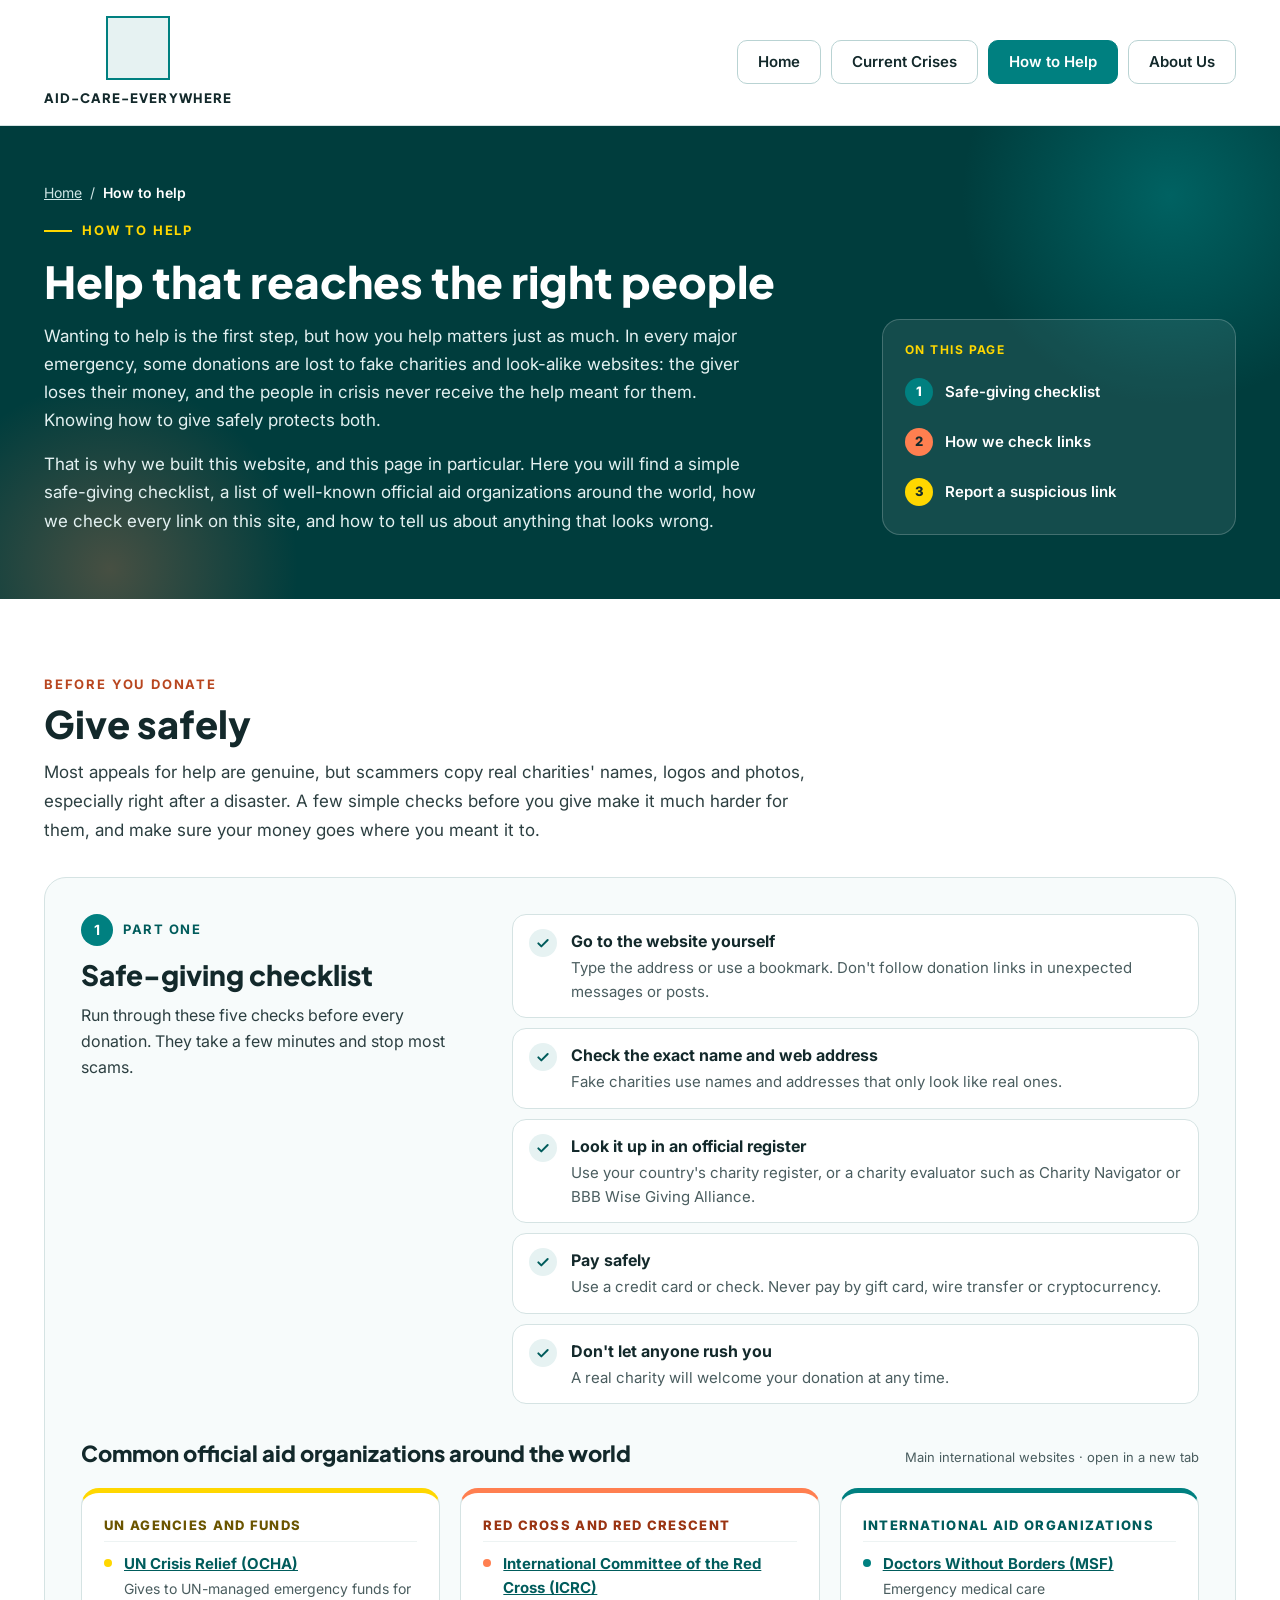
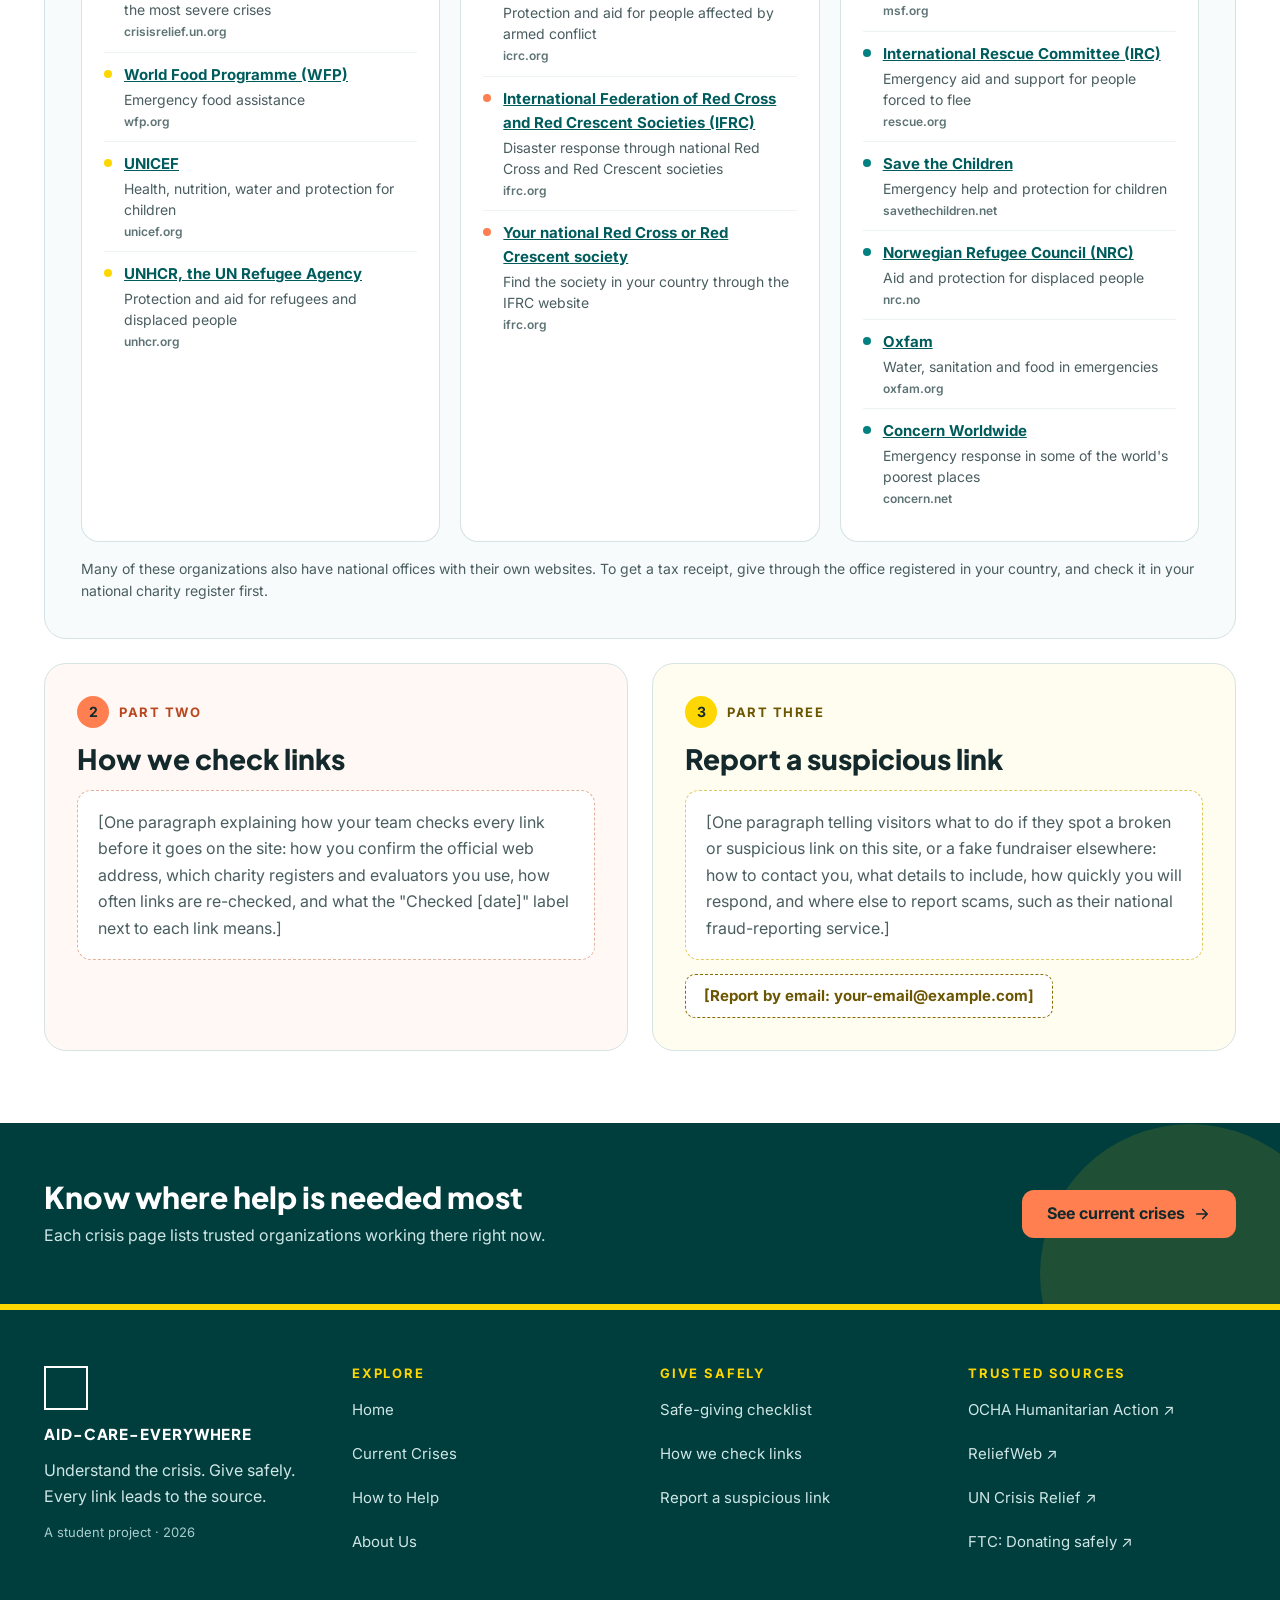
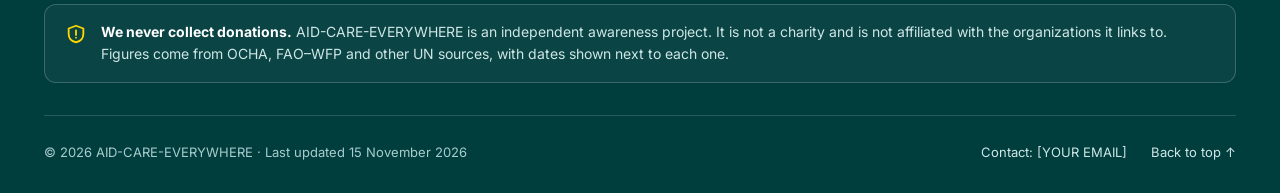
<file: how-to-help.html>
<!DOCTYPE html>
<html lang="en">
<head>
  <meta charset="UTF-8">
  <meta name="viewport" content="width=device-width, initial-scale=1.0">
  <title>How to Help — AID-CARE-EVERYWHERE</title>
  <meta name="description" content="How to give safely: a safe-giving checklist, official aid organizations around the world, and how to report a suspicious link.">
  <link rel="icon" href="images/favicon.svg" type="image/svg+xml">

  <link rel="preconnect" href="https://fonts.googleapis.com">
  <link rel="preconnect" href="https://fonts.gstatic.com" crossorigin>
  <link href="https://fonts.googleapis.com/css2?family=Inter:wght@400;500;600;700&family=Plus+Jakarta+Sans:wght@600;700;800&display=swap" rel="stylesheet">

  <link rel="stylesheet" href="css/styles.css">
  <script src="js/script.js" defer></script>
</head>
<body id="top">

  <a class="skip-link" href="#main">Skip to main content</a>

  <!-- ===================== HEADER (same on every page) ===================== -->
  <header class="site-header">
    <div class="container header-inner">
      <a class="brand" href="index.html" aria-label="AID-CARE-EVERYWHERE, home">
        <span class="brand__logo" aria-hidden="true"></span>
        <span class="brand__name">AID-CARE-EVERYWHERE</span>
      </a>
      <nav class="main-nav" aria-label="Main">
        <ul>
          <li><a class="nav-link" href="index.html">Home</a></li>
          <li><a class="nav-link" href="current-crises.html">Current Crises</a></li>
          <li><a class="nav-link" href="how-to-help.html" aria-current="page">How to Help</a></li>
          <li><a class="nav-link" href="about.html">About Us</a></li>
        </ul>
      </nav>
    </div>
  </header>

  <main id="main">

    <!-- ===================== 1. PAGE INTRO ===================== -->
    <section class="page-intro page-intro--short on-dark" aria-labelledby="page-title">
      <span class="deco deco--glow-teal" aria-hidden="true"></span>
      <span class="deco deco--glow-coral" aria-hidden="true"></span>
      <div class="container intro-split">
        <div class="page-intro__inner">
          <nav class="breadcrumb" aria-label="Breadcrumb">
            <ol>
              <li><a href="index.html">Home</a></li>
              <li aria-hidden="true">/</li>
              <li aria-current="page">How to help</li>
            </ol>
          </nav>
          <p class="eyebrow eyebrow--gold eyebrow--lined-left">How to help</p>
          <h1 class="page-title" id="page-title">Help that reaches the right people</h1>
          <p class="page-intro__text">Wanting to help is the first step, but how you help matters just as much. In every major emergency, some donations are lost to fake charities and look-alike websites: the giver loses their money, and the people in crisis never receive the help meant for them. Knowing how to give safely protects both.</p>
          <p class="page-intro__text">That is why we built this website, and this page in particular. Here you will find a simple safe-giving checklist, a list of well-known official aid organizations around the world, how we check every link on this site, and how to tell us about anything that looks wrong.</p>
        </div>
        <nav class="on-page" aria-label="On this page">
          <p class="on-page__title">On this page</p>
          <a href="#checklist"><span class="on-page__num on-page__num--teal" aria-hidden="true">1</span>Safe-giving checklist</a>
          <a href="#check-links"><span class="on-page__num on-page__num--coral" aria-hidden="true">2</span>How we check links</a>
          <a href="#report"><span class="on-page__num on-page__num--gold" aria-hidden="true">3</span>Report a suspicious link</a>
        </nav>
      </div>
    </section>

    <!-- ===================== 2. GIVE SAFELY ===================== -->
    <section class="give-safely" id="give-safely" aria-labelledby="give-title">
      <div class="container">
        <div class="give-safely__intro">
          <p class="eyebrow">Before you donate</p>
          <h2 class="give-safely__title" id="give-title">Give safely</h2>
          <p>Most appeals for help are genuine, but scammers copy real charities' names, logos and photos, especially right after a disaster. A few simple checks before you give make it much harder for them, and make sure your money goes where you meant it to.</p>
        </div>

        <!-- i. SAFE-GIVING CHECKLIST -->
        <div class="panel panel--checklist" id="checklist">
          <div class="checklist-top">
            <div class="checklist-top__intro">
              <p class="part-label part-label--teal"><span aria-hidden="true">1</span>Part one</p>
              <h3 class="panel__title">Safe-giving checklist</h3>
              <p>Run through these five checks before every donation. They take a few minutes and stop most scams.</p>
            </div>
            <ol class="checklist">
              <li>
                <span class="checklist__icon" aria-hidden="true"><svg width="16" height="16" viewBox="0 0 24 24" fill="none" stroke="currentColor" stroke-width="3" stroke-linecap="round" stroke-linejoin="round"><path d="M5 12.5l4.5 4.5L19 7.5"/></svg></span>
                <div><strong>Go to the website yourself</strong><span>Type the address or use a bookmark. Don't follow donation links in unexpected messages or posts.</span></div>
              </li>
              <li>
                <span class="checklist__icon" aria-hidden="true"><svg width="16" height="16" viewBox="0 0 24 24" fill="none" stroke="currentColor" stroke-width="3" stroke-linecap="round" stroke-linejoin="round"><path d="M5 12.5l4.5 4.5L19 7.5"/></svg></span>
                <div><strong>Check the exact name and web address</strong><span>Fake charities use names and addresses that only look like real ones.</span></div>
              </li>
              <li>
                <span class="checklist__icon" aria-hidden="true"><svg width="16" height="16" viewBox="0 0 24 24" fill="none" stroke="currentColor" stroke-width="3" stroke-linecap="round" stroke-linejoin="round"><path d="M5 12.5l4.5 4.5L19 7.5"/></svg></span>
                <div><strong>Look it up in an official register</strong><span>Use your country's charity register, or a charity evaluator such as Charity Navigator or BBB Wise Giving Alliance.</span></div>
              </li>
              <li>
                <span class="checklist__icon" aria-hidden="true"><svg width="16" height="16" viewBox="0 0 24 24" fill="none" stroke="currentColor" stroke-width="3" stroke-linecap="round" stroke-linejoin="round"><path d="M5 12.5l4.5 4.5L19 7.5"/></svg></span>
                <div><strong>Pay safely</strong><span>Use a credit card or check. Never pay by gift card, wire transfer or cryptocurrency.</span></div>
              </li>
              <li>
                <span class="checklist__icon" aria-hidden="true"><svg width="16" height="16" viewBox="0 0 24 24" fill="none" stroke="currentColor" stroke-width="3" stroke-linecap="round" stroke-linejoin="round"><path d="M5 12.5l4.5 4.5L19 7.5"/></svg></span>
                <div><strong>Don't let anyone rush you</strong><span>A real charity will welcome your donation at any time.</span></div>
              </li>
            </ol>
          </div>

          <div class="orgs">
            <div class="orgs__head">
              <h4>Common official aid organizations around the world</h4>
              <p>Main international websites · open in a new tab</p>
            </div>
            <div class="orgs__grid">

              <div class="org-group org-group--gold">
                <h5>UN agencies and funds</h5>
                <ul>
                  <li><a href="https://crisisrelief.un.org" target="_blank" rel="noopener">UN Crisis Relief (OCHA)</a><span>Gives to UN-managed emergency funds for the most severe crises</span><small>crisisrelief.un.org</small></li>
                  <li><a href="https://www.wfp.org" target="_blank" rel="noopener">World Food Programme (WFP)</a><span>Emergency food assistance</span><small>wfp.org</small></li>
                  <li><a href="https://www.unicef.org" target="_blank" rel="noopener">UNICEF</a><span>Health, nutrition, water and protection for children</span><small>unicef.org</small></li>
                  <li><a href="https://www.unhcr.org" target="_blank" rel="noopener">UNHCR, the UN Refugee Agency</a><span>Protection and aid for refugees and displaced people</span><small>unhcr.org</small></li>
                </ul>
              </div>

              <div class="org-group org-group--coral">
                <h5>Red Cross and Red Crescent</h5>
                <ul>
                  <li><a href="https://www.icrc.org" target="_blank" rel="noopener">International Committee of the Red Cross (ICRC)</a><span>Protection and aid for people affected by armed conflict</span><small>icrc.org</small></li>
                  <li><a href="https://www.ifrc.org" target="_blank" rel="noopener">International Federation of Red Cross and Red Crescent Societies (IFRC)</a><span>Disaster response through national Red Cross and Red Crescent societies</span><small>ifrc.org</small></li>
                  <li><a href="https://www.ifrc.org" target="_blank" rel="noopener">Your national Red Cross or Red Crescent society</a><span>Find the society in your country through the IFRC website</span><small>ifrc.org</small></li>
                </ul>
              </div>

              <div class="org-group org-group--teal">
                <h5>International aid organizations</h5>
                <ul>
                  <li><a href="https://www.msf.org" target="_blank" rel="noopener">Doctors Without Borders (MSF)</a><span>Emergency medical care</span><small>msf.org</small></li>
                  <li><a href="https://www.rescue.org" target="_blank" rel="noopener">International Rescue Committee (IRC)</a><span>Emergency aid and support for people forced to flee</span><small>rescue.org</small></li>
                  <li><a href="https://www.savethechildren.net" target="_blank" rel="noopener">Save the Children</a><span>Emergency help and protection for children</span><small>savethechildren.net</small></li>
                  <li><a href="https://www.nrc.no" target="_blank" rel="noopener">Norwegian Refugee Council (NRC)</a><span>Aid and protection for displaced people</span><small>nrc.no</small></li>
                  <li><a href="https://www.oxfam.org" target="_blank" rel="noopener">Oxfam</a><span>Water, sanitation and food in emergencies</span><small>oxfam.org</small></li>
                  <li><a href="https://www.concern.net" target="_blank" rel="noopener">Concern Worldwide</a><span>Emergency response in some of the world's poorest places</span><small>concern.net</small></li>
                </ul>
              </div>

            </div>
            <p class="orgs__note">Many of these organizations also have national offices with their own websites. To get a tax receipt, give through the office registered in your country, and check it in your national charity register first.</p>
          </div>
        </div>

        <!-- ii. HOW WE CHECK LINKS  +  iii. REPORT A SUSPICIOUS LINK -->
        <div class="panel-pair">
          <div class="panel panel--coral" id="check-links">
            <p class="part-label part-label--coral"><span aria-hidden="true">2</span>Part two</p>
            <h3 class="panel__title">How we check links</h3>
            <p class="ph-box ph-box--coral">[One paragraph explaining how your team checks every link before it goes on the site: how you confirm the official web address, which charity registers and evaluators you use, how often links are re-checked, and what the "Checked [date]" label next to each link means.]</p>
          </div>
          <div class="panel panel--gold" id="report">
            <p class="part-label part-label--gold"><span aria-hidden="true">3</span>Part three</p>
            <h3 class="panel__title">Report a suspicious link</h3>
            <p class="ph-box ph-box--gold">[One paragraph telling visitors what to do if they spot a broken or suspicious link on this site, or a fake fundraiser elsewhere: how to contact you, what details to include, how quickly you will respond, and where else to report scams, such as their national fraud-reporting service.]</p>
            <a class="btn btn--placeholder" href="mailto:you@example.com">[Report by email: your-email@example.com]</a><!-- TODO: replace with your email -->
          </div>
        </div>
      </div>
    </section>

    <!-- ===================== CALL TO ACTION ===================== -->
    <section class="cta-band on-dark" aria-labelledby="cta-title">
      <span class="deco deco--blob deco--blob-gold" aria-hidden="true"></span>
      <div class="container cta-band__inner">
        <div>
          <h2 id="cta-title">Know where help is needed most</h2>
          <p>Each crisis page lists trusted organizations working there right now.</p>
        </div>
        <div class="cta-band__actions">
          <a class="btn btn--coral btn--lg" href="current-crises.html">
            See current crises
            <svg aria-hidden="true" width="18" height="18" viewBox="0 0 24 24" fill="none" stroke="currentColor" stroke-width="2.2" stroke-linecap="round" stroke-linejoin="round"><path d="M5 12h14M13 6l6 6-6 6"/></svg>
          </a>
        </div>
      </div>
    </section>

  </main>

  <!-- ===================== FOOTER (same on every page) ===================== -->
  <footer class="site-footer on-dark">
    <div class="container">
      <div class="footer-grid">
        <div class="footer-brand">
          <span class="footer-brand__logo" aria-hidden="true"></span>
          <p class="footer-brand__name">AID-CARE-EVERYWHERE</p>
          <p>Understand the crisis. Give safely. Every link leads to the source.</p>
          <p class="footer-brand__small">A student project · 2026</p>
        </div>

        <nav class="footer-col" aria-labelledby="f-explore">
          <h2 id="f-explore">Explore</h2>
          <ul>
            <li><a href="index.html">Home</a></li>
            <li><a href="current-crises.html">Current Crises</a></li>
            <li><a href="how-to-help.html">How to Help</a></li>
            <li><a href="about.html">About Us</a></li>
          </ul>
        </nav>

        <nav class="footer-col" aria-labelledby="f-safe">
          <h2 id="f-safe">Give safely</h2>
          <ul>
            <li><a href="how-to-help.html#checklist">Safe-giving checklist</a></li>
            <li><a href="how-to-help.html#check-links">How we check links</a></li>
            <li><a href="how-to-help.html#report">Report a suspicious link</a></li>
          </ul>
        </nav>

        <nav class="footer-col" aria-labelledby="f-sources">
          <h2 id="f-sources">Trusted sources</h2>
          <ul>
            <li><a href="https://humanitarianaction.info" target="_blank" rel="noopener">OCHA Humanitarian Action ↗</a></li>
            <li><a href="https://reliefweb.int" target="_blank" rel="noopener">ReliefWeb ↗</a></li>
            <li><a href="https://crisisrelief.un.org" target="_blank" rel="noopener">UN Crisis Relief ↗</a></li>
            <li><a href="https://consumer.ftc.gov/features/donating-safely-and-avoiding-scams" target="_blank" rel="noopener">FTC: Donating safely ↗</a></li>
          </ul>
        </nav>
      </div>

      <div class="footer-notice">
        <svg aria-hidden="true" width="22" height="22" viewBox="0 0 24 24" fill="none" stroke="currentColor" stroke-width="2" stroke-linecap="round" stroke-linejoin="round"><path d="M12 3l8 3v6c0 5-3.5 8-8 9c-4.5-1-8-4-8-9V6z"/><path d="M12 8v5"/><path d="M12 16h.01"/></svg>
        <p><strong>We never collect donations.</strong> AID-CARE-EVERYWHERE is an independent awareness project. It is not a charity and is not affiliated with the organizations it links to. Figures come from OCHA, FAO–WFP and other UN sources, with dates shown next to each one.</p>
      </div>

      <div class="footer-bottom">
        <p>© 2026 AID-CARE-EVERYWHERE · Last updated 15 November 2026</p>
        <div class="footer-bottom__links">
          <a href="mailto:you@example.com">Contact: [YOUR EMAIL]</a><!-- TODO: replace with your email -->
          <a href="#top">Back to top ↑</a>
        </div>
      </div>
    </div>
  </footer>

</body>
</html>
</file>
<file: css/styles.css>
/* ==========================================================================
   AID-CARE-EVERYWHERE — Main stylesheet
   Used by: index.html, current-crises.html
   --------------------------------------------------------------------------
   Contents
   1.  Color palette & design tokens (CSS variables)
   2.  Base / reset
   3.  Layout helpers (container, sections, headings)
   4.  Buttons, links, tags
   5.  Header & navigation
   6.  Home: featured crises carousel
   7.  Home: stats band
   8.  Home: about section
   9.  Home: three steps
   10. Current Crises: intro banner
   11. Current Crises: search card
   12. Current Crises: featured crises list
   12b. Crisis section (Placeholder 1): facts + poster, newspaper article, how to help
   13. Footer
   14. Responsive & reduced-motion rules (at the end of the file)
   15. About Us & How to Help pages
   ========================================================================== */


/* 1. COLOR PALETTE & DESIGN TOKENS
   Built from the logo colors: Teal #008080, Coral #FF7F50, Gold #FFD700.
   Rule of thumb: ~60% white/neutrals, ~30% teal, ~10% coral + gold.
   Never put white text on coral, or gold text on white (too low contrast).
   -------------------------------------------------------------------------- */
:root {
  /* Teal — primary */
  --teal-50:  #e6f2f2;   /* section backgrounds */
  --teal-200: #b9d3d3;   /* borders */
  --teal-500: #008080;   /* active nav, icons, primary color */
  --teal-700: #005c5c;   /* links, text on light backgrounds */
  --teal-900: #003d3d;   /* footer, dark sections */

  /* Coral — action */
  --coral-50:  #fff1eb;
  --coral-500: #ff7f50;  /* main buttons (dark text only!) */
  --coral-600: #ff6a33;  /* button hover */
  --coral-700: #b8461f;  /* small labels / coral text */
  --coral-800: #9a3412;

  /* Gold — highlight */
  --gold-50:  #fffae0;
  --gold-400: #ffd700;   /* tags, active dot, footer stripe */
  --gold-700: #8a6d00;   /* gold-colored text on light */
  --gold-800: #6b5500;

  /* Neutrals */
  --ink:       #13292b;  /* body text */
  --ink-soft:  #2c3f41;
  --slate:     #4a5d5f;  /* secondary text */
  --line:      #d5e3e3;  /* borders */
  --paper:     #ffffff;
  --paper-alt: #f7fbfb;
  --on-dark:   #cfe6e6;  /* body text on dark teal */

  /* Type */
  --font-body: "Inter", system-ui, -apple-system, "Segoe UI", Roboto, sans-serif;
  --font-head: "Plus Jakarta Sans", "Inter", system-ui, sans-serif;

  /* Shape & depth */
  --radius-sm: 10px;
  --radius-md: 16px;
  --radius-lg: 20px;
  --shadow-sm: 0 4px 14px rgba(0, 61, 61, 0.05);
  --shadow-md: 0 14px 34px rgba(0, 61, 61, 0.10);
  --shadow-lg: 0 24px 60px rgba(0, 20, 20, 0.40);

  --container: 1240px;
}


/* 2. BASE / RESET
   -------------------------------------------------------------------------- */
*,
*::before,
*::after { box-sizing: border-box; }

html { scroll-behavior: smooth; }

body {
  margin: 0;
  font-family: var(--font-body);
  font-size: 16px;
  line-height: 1.6;
  color: var(--ink);
  background: var(--paper);
  -webkit-font-smoothing: antialiased;
}

img { max-width: 100%; display: block; }

h1, h2, h3 {
  font-family: var(--font-head);
  font-weight: 800;
  line-height: 1.2;
  margin: 0;
}

p { margin: 0; }

a { color: var(--teal-700); }
a:hover { color: var(--teal-900); }

/* Clear, visible keyboard focus everywhere */
:focus-visible {
  outline: 3px solid var(--teal-700);
  outline-offset: 3px;
}
.on-dark :focus-visible { outline-color: var(--gold-400); }

/* Hidden from view but still read by screen readers */
.visually-hidden {
  position: absolute !important;
  width: 1px; height: 1px;
  padding: 0; margin: -1px;
  overflow: hidden;
  clip: rect(0, 0, 0, 0);
  white-space: nowrap;
  border: 0;
}

/* "Skip to content" link for keyboard users */
.skip-link {
  position: absolute;
  left: 16px;
  top: -60px;
  z-index: 100;
  padding: 10px 16px;
  border-radius: var(--radius-sm);
  background: var(--teal-900);
  color: #fff;
  font-weight: 700;
  text-decoration: none;
}
.skip-link:focus { top: 16px; color: #fff; }


/* 3. LAYOUT HELPERS
   -------------------------------------------------------------------------- */
.container {
  width: 100%;
  max-width: var(--container);
  margin: 0 auto;
  padding: 0 24px;
}

.section { padding: 64px 0; }
.section--tint { background: var(--teal-50); }
.section--alt  { background: var(--paper-alt); }

.section-head {
  display: flex;
  flex-wrap: wrap;
  align-items: flex-end;
  justify-content: space-between;
  gap: 12px 32px;
  margin-bottom: 28px;
}
.section-head--center {
  flex-direction: column;
  align-items: center;
  text-align: center;
}

.section-title { font-size: 32px; color: var(--ink); }

.eyebrow {
  display: inline-flex;
  align-items: center;
  gap: 10px;
  margin-bottom: 8px;
  font-size: 13px;
  font-weight: 700;
  letter-spacing: 0.14em;
  text-transform: uppercase;
  color: var(--coral-700);
}
.eyebrow--gold { color: var(--gold-400); }

/* Small gold lines either side of an eyebrow */
.eyebrow--lined::before,
.eyebrow--lined::after {
  content: "";
  width: 28px;
  height: 2px;
  background: currentColor;
}
.eyebrow--lined-left::before {
  content: "";
  width: 28px;
  height: 2px;
  background: currentColor;
}

.lead { font-size: 17px; line-height: 1.6; color: var(--slate); }
.lead--light { color: #e3f1f1; max-width: 560px; }

.source-note { font-size: 13px; color: var(--slate); }

/* Decorative circles (purely visual) */
.deco {
  position: absolute;
  border-radius: 50%;
  pointer-events: none;
}


/* 4. BUTTONS, LINKS, TAGS
   -------------------------------------------------------------------------- */
.btn {
  display: inline-flex;
  align-items: center;
  justify-content: center;
  gap: 8px;
  min-height: 44px;              /* comfortable touch target */
  padding: 0 18px;
  border-radius: var(--radius-sm);
  border: 1.5px solid transparent;
  font-family: var(--font-body);
  font-size: 15px;
  font-weight: 700;
  text-decoration: none;
  cursor: pointer;
  transition: background-color .2s ease, border-color .2s ease, color .2s ease;
}
.btn svg { flex: 0 0 auto; }

.btn--coral { background: var(--coral-500); color: var(--ink); }
.btn--coral:hover { background: var(--coral-600); color: var(--ink); }

.btn--ghost { border-color: rgba(255, 255, 255, 0.7); color: #fff; font-weight: 600; }
.btn--ghost:hover { background: rgba(255, 255, 255, 0.12); color: #fff; }

.btn--outline { background: #fff; border-color: var(--teal-500); color: var(--teal-700); }
.btn--outline:hover { background: var(--teal-50); color: var(--teal-900); }

.btn--lg { min-height: 48px; padding: 0 24px; font-size: 16px; border-radius: 12px; }

.text-link {
  display: inline-flex;
  align-items: center;
  gap: 6px;
  min-height: 44px;
  font-size: 15px;
  font-weight: 600;
  color: var(--teal-700);
}

.tag {
  display: inline-flex;
  align-items: center;
  padding: 6px 10px;
  border-radius: 999px;
  font-size: 12px;
  font-weight: 700;
}
.tag--gold { background: var(--gold-400); color: var(--ink); }

/* Dashed box that marks text still to be filled in */
.ph {
  display: inline-block;
  padding: 2px 10px;
  border: 1.5px dashed #8fb3b3;
  border-radius: 8px;
}


/* 5. HEADER & NAVIGATION
   -------------------------------------------------------------------------- */
.site-header {
  background: #fff;
  border-bottom: 1px solid var(--line);
}

.header-inner {
  display: flex;
  flex-wrap: wrap;
  align-items: center;
  justify-content: space-between;
  gap: 16px 32px;
  padding-top: 16px;
  padding-bottom: 16px;
}

.brand {
  display: flex;
  flex-direction: column;
  align-items: center;
  gap: 8px;
  color: var(--ink);
  text-decoration: none;
}

/* Logo placeholder — just a square. Replace with:
   <img class="brand__logo-img" src="images/logo.png" alt="" width="64" height="64"> */
.brand__logo {
  display: block;
  width: 64px;
  height: 64px;
  background: var(--teal-50);
  border: 2px solid var(--teal-500);
}

.brand__name {
  font-family: var(--font-head);
  font-weight: 800;
  font-size: 13px;
  letter-spacing: 0.08em;
}

.main-nav ul {
  list-style: none;
  margin: 0;
  padding: 0;
  display: flex;
  flex-wrap: wrap;
  gap: 10px;
}

.nav-link {
  display: inline-flex;
  align-items: center;
  min-height: 44px;
  padding: 0 20px;
  border-radius: var(--radius-sm);
  border: 1.5px solid var(--teal-200);
  background: #fff;
  color: var(--ink);
  font-size: 15px;
  font-weight: 600;
  text-decoration: none;
  transition: background-color .2s ease, border-color .2s ease;
}
.nav-link:hover { background: var(--teal-50); border-color: var(--teal-500); color: var(--ink); }

/* The page you are on */
.nav-link[aria-current="page"],
.nav-link[aria-current="page"]:hover {
  background: var(--teal-500);
  border-color: var(--teal-500);
  color: #fff;
}


/* 6. HOME — FEATURED CRISES CAROUSEL
   -------------------------------------------------------------------------- */
.carousel-section {
  position: relative;
  overflow: hidden;
  background: var(--teal-900);
  padding: 64px 0 56px;
}

/* Blurred background — one layer per crisis, the active one fades in */
.carousel-bg {
  position: absolute;
  inset: 0;
}
.bg-layer {
  position: absolute;
  inset: -80px;                     /* oversize so blur edges stay hidden */
  background-size: cover;
  background-position: center;
  filter: blur(40px) saturate(1.15);
  opacity: 0;
  transition: opacity .7s ease;
}
.bg-layer.is-active { opacity: 1; }

.carousel-overlay {
  position: absolute;
  inset: 0;
  background: rgba(0, 46, 46, 0.62);   /* keeps white text readable */
}

.carousel-section .deco--ring {
  top: -120px; right: -120px;
  width: 360px; height: 360px;
  border: 2px solid rgba(255, 215, 0, 0.35);
}
.carousel-section .deco--blob {
  bottom: -90px; left: -60px;
  width: 240px; height: 240px;
  background: rgba(255, 127, 80, 0.16);
}

/* Placeholder "photos": one color scene per slide.
   To use a real photo, give the matching .bg-layer an inline style, e.g.
   style="background-image: url('images/crisis-1.jpg')"
   and put an <img> inside the poster's .poster__media. */
.art-1 { background-image: radial-gradient(circle at 25% 30%, #ffd700 0%, rgba(255,215,0,0) 42%), radial-gradient(circle at 80% 75%, #ff7f50 0%, rgba(255,127,80,0) 55%), linear-gradient(160deg, #c46a2f 0%, #6e3519 100%); }
.art-2 { background-image: radial-gradient(circle at 70% 25%, #ffe9a8 0%, rgba(255,233,168,0) 45%), radial-gradient(circle at 20% 80%, #ff7f50 0%, rgba(255,127,80,0) 50%), linear-gradient(200deg, #6b8f8f 0%, #2a4848 100%); }
.art-3 { background-image: radial-gradient(circle at 30% 70%, #ffd700 0%, rgba(255,215,0,0) 40%), radial-gradient(circle at 75% 20%, #ffb08f 0%, rgba(255,176,143,0) 45%), linear-gradient(180deg, #d98b4a 0%, #7d4426 100%); }
.art-4 { background-image: radial-gradient(circle at 78% 22%, #ffd700 0%, rgba(255,215,0,0) 30%), linear-gradient(180deg, #a9d0db 0%, #4d7f8c 58%, #263f45 100%); }
.art-5 { background-image: radial-gradient(circle at 22% 28%, #ff9c7a 0%, rgba(255,156,122,0) 40%), linear-gradient(180deg, #8fa9b8 0%, #3e5a6a 100%); }

.carousel-content {
  position: relative;               /* sits above the background */
  display: flex;
  flex-direction: column;
  align-items: center;
  gap: 32px;
}
.carousel-content .section-head { margin-bottom: 0; }

.carousel-title { font-size: 42px; line-height: 1.15; color: #fff; margin: 2px 0 10px; }

.carousel {
  width: 100%;
  display: flex;
  align-items: center;
  justify-content: center;
  gap: 24px;
}

.arrow-btn {
  flex: 0 0 auto;
  width: 56px;
  height: 56px;
  padding: 0;
  border-radius: 50%;
  border: 2px solid #fff;
  background: #fff;
  color: var(--teal-700);
  display: flex;
  align-items: center;
  justify-content: center;
  cursor: pointer;
  box-shadow: 0 6px 18px rgba(0, 20, 20, 0.3);
  transition: background-color .2s ease, border-color .2s ease, color .2s ease;
}
.arrow-btn:hover { background: var(--gold-400); border-color: var(--gold-400); color: var(--ink); }

.carousel-stage {
  position: relative;
  flex: 1 1 auto;
  max-width: 860px;
  height: 560px;
}

/* Each poster is stacked in the middle; JS adds a position class */
.poster {
  position: absolute;
  top: 10px;
  left: 0;
  right: 0;
  margin: 0 auto;
  width: 100%;
  max-width: 380px;
  height: 540px;
  display: flex;
  flex-direction: column;
  overflow: hidden;
  background: #fff;
  border-radius: 18px;
  box-shadow: var(--shadow-lg);
  transition: transform .5s ease, opacity .5s ease;
  /* default = hidden off to the side */
  opacity: 0;
  transform: translateX(120%) scale(0.7);
  pointer-events: none;
  z-index: 1;
}
.poster.is-active      { opacity: 1;   transform: translateX(0) scale(1);       pointer-events: auto; z-index: 3; }
.poster.is-prev        { opacity: 0.5; transform: translateX(-68%) scale(0.84); z-index: 2; }
.poster.is-next        { opacity: 0.5; transform: translateX(68%) scale(0.84);  z-index: 2; }
.poster.is-hidden-left { transform: translateX(-120%) scale(0.7); }

/* Before JavaScript runs, show the first poster */
.carousel:not(.is-ready) .poster:first-child { opacity: 1; transform: none; pointer-events: auto; z-index: 3; }

.poster__media {
  position: relative;
  flex: 0 0 200px;
  height: 200px;
  background-color: var(--teal-50);
  background-size: cover;
  background-position: center;
}
.poster__media img { width: 100%; height: 100%; object-fit: cover; }

.placeholder-note {
  position: absolute;
  left: 50%;
  top: 50%;
  transform: translate(-50%, -50%);
  padding: 8px 12px;
  border-radius: 8px;
  border: 1.5px dashed rgba(255, 255, 255, 0.85);
  background: rgba(0, 0, 0, 0.45);
  color: #fff;
  font-size: 12px;
  font-weight: 600;
  white-space: nowrap;
}

.poster__region { position: absolute; left: 14px; top: 14px; }

.poster__num {
  position: absolute;
  right: 14px;
  top: 14px;
  padding: 6px 10px;
  border-radius: 999px;
  background: rgba(255, 255, 255, 0.92);
  color: var(--teal-700);
  font-size: 12px;
  font-weight: 800;
  font-variant-numeric: tabular-nums;
}

.poster__body {
  flex: 1 1 auto;
  min-height: 0;
  padding: 20px 24px;
  display: flex;
  flex-direction: column;
  gap: 12px;
}

.poster__type {
  font-size: 12px;
  font-weight: 700;
  letter-spacing: 0.1em;
  text-transform: uppercase;
  color: var(--coral-700);
}

.poster__name { font-size: 25px; line-height: 1.15; color: var(--ink); }

.poster__stat { display: flex; flex-wrap: wrap; align-items: center; gap: 6px 10px; }
.poster__number {
  font-family: var(--font-head);
  font-size: 30px;
  line-height: 1.1;
  font-weight: 800;
  color: var(--teal-700);
}
.poster__stat-label { font-size: 14px; color: var(--slate); }

.poster__text { font-size: 15px; line-height: 1.5; color: var(--slate); }

.poster__actions {
  margin-top: auto;
  display: flex;
  flex-wrap: wrap;
  align-items: center;
  gap: 8px 16px;
}

.poster__source { font-size: 12px; color: var(--slate); }

.carousel-controls {
  display: flex;
  flex-wrap: wrap;
  align-items: center;
  justify-content: center;
  gap: 12px 24px;
}

.carousel-dots { display: flex; align-items: center; }

.dot-btn {
  width: 36px;
  height: 44px;
  padding: 0;
  border: 0;
  background: transparent;
  display: flex;
  align-items: center;
  justify-content: center;
  cursor: pointer;
}
.dot-btn span {
  display: block;
  width: 10px;
  height: 10px;
  border-radius: 999px;
  background: rgba(255, 255, 255, 0.6);
  transition: width .3s ease, background-color .3s ease;
}
.dot-btn[aria-current="true"] span { width: 28px; background: var(--gold-400); }

.carousel-counter {
  font-size: 14px;
  font-weight: 600;
  color: #fff;
  font-variant-numeric: tabular-nums;
}


/* 7. HOME — STATS BAND
   -------------------------------------------------------------------------- */
.stats-grid {
  display: grid;
  grid-template-columns: repeat(auto-fit, minmax(240px, 1fr));
  gap: 20px;
}

.stat-card {
  position: relative;
  overflow: hidden;
  border-radius: 18px;
  padding: 28px;
  display: flex;
  flex-direction: column;
  gap: 10px;
}
.stat-card::after {                 /* decorative circle in the corner */
  content: "";
  position: absolute;
  right: -40px;
  top: -40px;
  width: 140px;
  height: 140px;
  border-radius: 50%;
}
.stat-card__bar { display: block; width: 40px; height: 4px; border-radius: 4px; }
.stat-card__num { font-family: var(--font-head); font-size: 52px; line-height: 1; font-weight: 800; }
.stat-card__label { font-size: 16px; line-height: 1.5; }

.stat-card--teal  { background: var(--teal-900); }
.stat-card--teal::after  { background: rgba(255, 215, 0, 0.14); }
.stat-card--teal .stat-card__bar   { background: var(--gold-400); }
.stat-card--teal .stat-card__num   { color: #fff; }
.stat-card--teal .stat-card__label { color: var(--on-dark); }

.stat-card--coral { background: var(--coral-50); border: 1px solid #ffd2c1; }
.stat-card--coral::after { background: rgba(255, 127, 80, 0.18); }
.stat-card--coral .stat-card__bar   { background: var(--coral-500); }
.stat-card--coral .stat-card__num   { color: var(--coral-700); }
.stat-card--coral .stat-card__label { color: var(--ink-soft); }

.stat-card--gold  { background: var(--gold-50); border: 1px solid #f3e39a; }
.stat-card--gold::after  { background: rgba(255, 215, 0, 0.3); }
.stat-card--gold .stat-card__bar    { background: var(--gold-700); }
.stat-card--gold .stat-card__num    { color: var(--gold-700); }
.stat-card--gold .stat-card__label  { color: var(--ink-soft); }


/* 8. HOME — ABOUT SECTION
   -------------------------------------------------------------------------- */
.about { position: relative; overflow: hidden; padding: 72px 0; }

.about .deco--ring {
  top: -110px; right: -80px;
  width: 300px; height: 300px;
  border: 28px solid rgba(0, 128, 128, 0.08);
}
.about .deco--dot {
  bottom: -60px; left: 38%;
  width: 140px; height: 140px;
  background: rgba(255, 215, 0, 0.22);
}

.about-inner {
  position: relative;
  display: flex;
  flex-wrap: wrap;
  align-items: flex-start;
  gap: 40px;
}

.about-intro {
  flex: 1 1 280px;
  max-width: 360px;
  display: flex;
  flex-direction: column;
  gap: 14px;
}
.about-intro .eyebrow { margin-bottom: 0; }
.about-intro p { font-size: 16px; color: var(--slate); }
.about-intro .text-link { font-weight: 700; }

.about-cards {
  flex: 999 1 640px;
  min-width: 0;
  display: grid;
  grid-template-columns: repeat(auto-fit, minmax(220px, 1fr));
  gap: 20px;
}

.info-card {
  background: #fff;
  border: 1px solid #cfe2e2;
  border-top: 5px solid var(--teal-500);
  border-radius: var(--radius-md);
  padding: 24px;
  display: flex;
  flex-direction: column;
  gap: 12px;
  box-shadow: 0 10px 30px rgba(0, 61, 61, 0.06);
}
.info-card--coral { border-top-color: var(--coral-500); }
.info-card--gold  { border-top-color: var(--gold-400); }
.info-card h3 { font-size: 19px; }
.info-card p  { font-size: 15px; color: var(--ink-soft); }

.icon-circle {
  width: 48px;
  height: 48px;
  border-radius: 50%;
  display: flex;
  align-items: center;
  justify-content: center;
  background: var(--teal-50);
  color: var(--teal-700);
}
.icon-circle--coral { background: var(--coral-50); color: var(--coral-700); }
.icon-circle--gold  { background: var(--gold-50);  color: var(--gold-700); }


/* 9. HOME — THREE STEPS
   -------------------------------------------------------------------------- */
.steps {
  list-style: none;
  margin: 0 0 32px;
  padding: 0;
  display: grid;
  grid-template-columns: repeat(auto-fit, minmax(240px, 1fr));
  gap: 24px;
}

.step {
  display: flex;
  flex-direction: column;
  align-items: center;
  gap: 12px;
  padding: 8px 16px;
  text-align: center;
}
.step h3 { font-size: 19px; margin-top: 4px; }
.step p  { max-width: 300px; font-size: 15px; color: var(--slate); }

.step__num {
  width: 64px;
  height: 64px;
  border-radius: 50%;
  display: flex;
  align-items: center;
  justify-content: center;
  font-family: var(--font-head);
  font-size: 26px;
  font-weight: 800;
}
.step__num--teal  { background: var(--teal-500);  color: #fff;       box-shadow: 0 0 0 8px var(--teal-50); }
.step__num--coral { background: var(--coral-500); color: var(--ink); box-shadow: 0 0 0 8px var(--coral-50); }
.step__num--gold  { background: var(--gold-400);  color: var(--ink); box-shadow: 0 0 0 8px var(--gold-50); }

.center { display: flex; justify-content: center; }


/* 10. CURRENT CRISES — INTRO BANNER
   -------------------------------------------------------------------------- */
.page-intro {
  position: relative;
  overflow: hidden;
  background: var(--teal-900);
  padding: 56px 0 112px;           /* extra bottom space: search card overlaps */
}
.page-intro .deco--glow-teal {
  top: -140px; right: -100px;
  width: 420px; height: 420px;
  background: radial-gradient(circle, rgba(0, 128, 128, 0.55) 0%, rgba(0, 128, 128, 0) 70%);
}
.page-intro .deco--glow-coral {
  bottom: -160px; left: -80px;
  width: 380px; height: 380px;
  background: radial-gradient(circle, rgba(255, 127, 80, 0.28) 0%, rgba(255, 127, 80, 0) 70%);
}
.page-intro .deco--ring {
  top: 48px; right: 14%;
  width: 120px; height: 120px;
  border: 2px solid rgba(255, 215, 0, 0.4);
}

.page-intro__inner {
  position: relative;
  display: flex;
  flex-direction: column;
  gap: 16px;
}
.page-intro .eyebrow { margin-bottom: 0; }

.breadcrumb ol {
  list-style: none;
  margin: 0;
  padding: 0;
  display: flex;
  gap: 8px;
  font-size: 14px;
  color: var(--on-dark);
}
.breadcrumb a { color: var(--on-dark); }
.breadcrumb a:hover { color: var(--gold-400); }
.breadcrumb [aria-current="page"] { color: #fff; font-weight: 600; }

.page-title { max-width: 760px; font-size: 44px; line-height: 1.12; color: #fff; }

.page-intro__text { max-width: 720px; font-size: 17px; line-height: 1.65; color: #e3f1f1; }

.meta-pills {
  list-style: none;
  margin: 8px 0 0;
  padding: 0;
  display: flex;
  flex-wrap: wrap;
  gap: 10px;
}
.meta-pills li {
  padding: 8px 14px;
  border-radius: 999px;
  background: rgba(255, 255, 255, 0.1);
  border: 1px solid rgba(255, 255, 255, 0.22);
  color: #fff;
  font-size: 13px;
  font-weight: 600;
}


/* 11. CURRENT CRISES — SEARCH CARD
   -------------------------------------------------------------------------- */
.search-card {
  position: relative;
  margin-top: -72px;               /* pulls the card up over the banner */
  background: #fff;
  border: 1px solid var(--line);
  border-radius: var(--radius-lg);
  box-shadow: 0 20px 50px rgba(0, 46, 46, 0.14);
  padding: 28px;
  display: flex;
  flex-direction: column;
  gap: 14px;
}

.search-form { display: flex; flex-direction: column; gap: 10px; }
.search-form label { font-size: 14px; font-weight: 700; }

.search-row { display: flex; gap: 12px; }

.search-field { position: relative; flex: 1 1 auto; min-width: 0; }
.search-field__icon {
  position: absolute;
  left: 18px;
  top: 50%;
  transform: translateY(-50%);
  display: flex;
  color: #5e7375;
  pointer-events: none;
}

.search-input {
  width: 100%;
  height: 56px;
  padding: 0 18px 0 48px;
  border: 2px solid var(--teal-200);
  border-radius: 14px;
  background: var(--paper-alt);
  font-family: var(--font-body);
  font-size: 16px;
  color: var(--ink);
  transition: border-color .2s ease, box-shadow .2s ease;
}
.search-input::placeholder { color: #5e7375; }
.search-input:focus {
  outline: none;
  border-color: var(--teal-500);
  box-shadow: 0 0 0 4px rgba(0, 128, 128, 0.18);
}

.search-btn {
  flex: 0 0 auto;
  width: 56px;
  height: 56px;
  padding: 0;
  border: 0;
  border-radius: 14px;
  background: var(--teal-500);
  color: #fff;
  display: flex;
  align-items: center;
  justify-content: center;
  cursor: pointer;
  transition: background-color .2s ease;
}
.search-btn:hover { background: var(--teal-700); }

.search-hint { font-size: 14px; color: var(--slate); }
.search-hint.is-error { color: var(--coral-700); font-weight: 600; }

.proto-note {
  align-self: flex-start;
  padding: 6px 10px;
  border: 1.5px dashed var(--teal-200);
  border-radius: 8px;
  font-size: 12px;
  color: var(--slate);
}


/* 12. CURRENT CRISES — FEATURED CRISES LIST
   -------------------------------------------------------------------------- */
.list-section { margin-top: 48px; padding: 56px 0 72px; }

.legend {
  list-style: none;
  margin: 0;
  padding: 0;
  display: flex;
  flex-wrap: wrap;
  gap: 8px;
}

/* Urgency badges (text + colored dot, so color is never the only signal) */
.urgency {
  display: inline-flex;
  align-items: center;
  gap: 6px;
  padding: 6px 10px;
  border-radius: 999px;
  border: 1px solid;
  font-size: 12px;
  font-weight: 700;
}
.urgency::before {
  content: "";
  width: 8px;
  height: 8px;
  border-radius: 50%;
  background: currentColor;
}
.urgency--famine   { background: var(--coral-50); border-color: #ffc2ab; color: var(--coral-800); }
.urgency--famine::before   { background: var(--coral-700); }
.urgency--highest  { background: var(--coral-50); border-color: #ffc2ab; color: var(--coral-800); }
.urgency--highest::before  { background: var(--coral-500); }
.urgency--veryhigh { background: var(--gold-50);  border-color: #f3e39a; color: var(--gold-800); }
.urgency--veryhigh::before { background: #e0b800; }
.urgency--large    { background: var(--teal-50);  border-color: var(--teal-200); color: var(--teal-700); }
.urgency--large::before    { background: var(--teal-500); }
.urgency--placeholder { background: #fff; border: 1.5px dashed var(--teal-200); color: var(--slate); }
.urgency--placeholder::before { display: none; }

.crisis-list {
  list-style: none;
  margin: 0;
  padding: 0;
  display: flex;
  flex-direction: column;
  gap: 16px;
}

.crisis-card {
  display: flex;
  align-items: flex-start;
  gap: 20px;
  padding: 24px;
  background: #fff;
  border: 1px solid var(--line);
  border-radius: 18px;
  box-shadow: var(--shadow-sm);
  transition: border-color .2s ease, box-shadow .2s ease;
}
.crisis-card:hover { box-shadow: var(--shadow-md); }
.crisis-card--open { border: 2px solid var(--teal-500); }   /* the card that has its own section */

.crisis-card__rank {
  flex: 0 0 auto;
  width: 52px;
  height: 52px;
  border-radius: 50%;
  border: 3px solid var(--teal-500);
  background: var(--teal-900);
  color: #fff;
  display: flex;
  align-items: center;
  justify-content: center;
  font-family: var(--font-head);
  font-size: 18px;
  font-weight: 800;
}
.rank--famine, .rank--highest { border-color: var(--coral-500); }
.rank--veryhigh { border-color: var(--gold-400); }

.crisis-card__body {
  flex: 1 1 auto;
  min-width: 0;
  display: flex;
  flex-direction: column;
  gap: 10px;
}

.card-label {
  align-self: flex-start;
  padding: 4px 10px;
  border-radius: 999px;
  background: var(--teal-50);
  color: var(--teal-700);
  font-size: 12px;
  font-weight: 800;
  letter-spacing: 0.06em;
  text-transform: uppercase;
}
.card-label--gold { background: var(--gold-400); color: var(--ink); }

.crisis-card__title {
  display: flex;
  flex-wrap: wrap;
  align-items: baseline;
  gap: 4px 10px;
  font-size: 23px;
}
.crisis-card__title .dash { color: #8fb3b3; font-weight: 600; }
.crisis-card__continent {
  font-family: var(--font-body);
  font-size: 14px;
  font-weight: 700;
  letter-spacing: 0.08em;
  text-transform: uppercase;
  color: var(--coral-700);
}

.crisis-card__text { font-size: 16px; line-height: 1.65; color: var(--ink-soft); }
.crisis-card__text--ph { color: var(--slate); }

.crisis-card__meta {
  display: flex;
  flex-wrap: wrap;
  align-items: center;
  gap: 10px 12px;
  margin-top: 4px;
}
.crisis-card__meta .spacer { flex: 1 1 auto; }

.stat-pill {
  display: inline-flex;
  align-items: baseline;
  gap: 6px;
  padding: 6px 12px;
  border-radius: var(--radius-sm);
  background: var(--teal-50);
  color: var(--teal-700);
  font-size: 14px;
}
.stat-pill strong { font-family: var(--font-head); font-size: 18px; font-weight: 800; }

.coming-soon {
  display: inline-flex;
  align-items: center;
  min-height: 44px;
  padding: 0 14px;
  border-radius: var(--radius-sm);
  background: #f0f4f4;
  color: var(--slate);
  font-size: 14px;
  font-weight: 600;
}

.list-sources { margin-top: 24px; font-size: 13px; line-height: 1.6; color: var(--slate); }


/* 12b. CRISIS SECTION (e.g. #crisis-1)
   -------------------------------------------------------------------------- */
.crisis-detail[hidden] { display: none; }

/* Path bar: Crises → Region / Country */
.crumb-bar { background: var(--teal-50); border-bottom: 1px solid #cfe2e2; }
.crumb-bar__inner {
  display: flex;
  flex-wrap: wrap;
  align-items: center;
  justify-content: space-between;
  gap: 10px 24px;
  padding-top: 14px;
  padding-bottom: 14px;
}
.crumbs ol {
  list-style: none;
  margin: 0;
  padding: 0;
  display: flex;
  flex-wrap: wrap;
  align-items: center;
  gap: 8px;
  font-size: 15px;
  font-weight: 600;
}
.crumbs a { display: inline-flex; align-items: center; min-height: 44px; font-weight: 700; color: var(--teal-700); }
.crumbs__arrow { display: flex; color: var(--slate); }

/* Section 1 layout: facts take 1/4, poster takes 3/4 (stacks on small screens) */
.detail-top {
  display: flex;
  flex-wrap: wrap;
  align-items: stretch;
  gap: 24px;
  padding-top: 40px;
  padding-bottom: 40px;
}

.facts {
  flex: 1 1 0;
  min-width: min(100%, 250px);
  position: relative;
  overflow: hidden;
  display: flex;
  flex-direction: column;
  gap: 18px;
  padding: 28px 24px;
  border-radius: var(--radius-lg);
  background: var(--teal-900);
  color: var(--on-dark);
}
.facts::before {                    /* decorative circle */
  content: "";
  position: absolute;
  right: -50px;
  top: -50px;
  width: 150px;
  height: 150px;
  border-radius: 50%;
  background: rgba(255, 215, 0, 0.12);
}
.facts > * { position: relative; }
.facts :focus-visible { outline-color: var(--gold-400); }

.facts__tags { display: flex; flex-wrap: wrap; gap: 8px; }
.facts__type {
  margin-bottom: 8px;
  font-size: 12px;
  font-weight: 700;
  letter-spacing: 0.12em;
  text-transform: uppercase;
  color: var(--gold-400);
}
.facts__name { font-size: 28px; line-height: 1.15; color: #fff; }
.facts__name:focus { outline: none; }

.facts__stat {
  padding: 16px;
  border-radius: 14px;
  background: rgba(255, 255, 255, 0.07);
  border: 1px solid rgba(255, 255, 255, 0.16);
}
.facts__label,
.facts__list dt {
  font-size: 12px;
  font-weight: 600;
  letter-spacing: 0.08em;
  text-transform: uppercase;
  color: #a9cccc;
}
.facts__number { font-family: var(--font-head); font-size: 34px; line-height: 1.1; font-weight: 800; color: #fff; }
.facts__small  { font-size: 13px; }

.facts__list { margin: 0; display: flex; flex-direction: column; gap: 12px; }
.facts__list div { padding-bottom: 12px; border-bottom: 1px solid rgba(255, 255, 255, 0.14); }
.facts__list div:last-child { padding-bottom: 0; border-bottom: 0; }
.facts__list dd { margin: 2px 0 0; font-size: 15px; font-weight: 600; color: #fff; }

.facts__footer { margin-top: auto; display: flex; flex-direction: column; gap: 10px; }
.facts__source { font-size: 12px; color: #a9cccc; }

.crisis-poster {
  flex: 3 1 0;
  min-width: min(100%, 520px);
  min-height: 580px;
  margin: 0;
  position: relative;
  overflow: hidden;
  border-radius: var(--radius-lg);
  background-size: cover;
  background-position: center;
  box-shadow: 0 24px 60px rgba(0, 20, 20, 0.18);
}
.crisis-poster::after {             /* darkens the bottom so text stays readable */
  content: "";
  position: absolute;
  inset: 0;
  background: linear-gradient(180deg, rgba(0, 30, 30, 0) 35%, rgba(0, 30, 30, 0.78) 100%);
}
.crisis-poster > * { position: absolute; z-index: 1; }
.crisis-poster img { inset: 0; width: 100%; height: 100%; object-fit: cover; z-index: 0; }

.crisis-poster__label {
  left: 24px;
  top: 24px;
  padding: 6px 12px;
  border-radius: 999px;
  background: rgba(255, 255, 255, 0.92);
  color: var(--teal-700);
  font-size: 12px;
  font-weight: 800;
  letter-spacing: 0.08em;
  text-transform: uppercase;
}
.poster-placeholder {
  left: 50%;
  top: 38%;
  transform: translate(-50%, -50%);
  max-width: 80%;
  padding: 16px 20px;
  border-radius: 12px;
  border: 2px dashed rgba(255, 255, 255, 0.85);
  background: rgba(0, 0, 0, 0.4);
  color: #fff;
  text-align: center;
  font-size: 15px;
  font-weight: 600;
}
.crisis-poster__bottom {
  left: 32px;
  right: 32px;
  bottom: 32px;
  display: flex;
  flex-wrap: wrap;
  align-items: flex-end;
  justify-content: space-between;
  gap: 16px;
}
.crisis-poster__text { display: flex; flex-direction: column; gap: 10px; max-width: 640px; }
.crisis-poster__headline { font-family: var(--font-head); font-size: 40px; line-height: 1.1; font-weight: 800; color: #fff; }
.crisis-poster__message  { font-size: 17px; color: #fff; }
.crisis-poster figcaption {
  top: 24px;
  right: 24px;
  padding: 6px 10px;
  border-radius: 8px;
  background: rgba(0, 0, 0, 0.55);
  color: #fff;
  font-size: 12px;
}

/* Dashed placeholder on dark backgrounds */
.ph--light { border-color: rgba(255, 255, 255, 0.65); }
.ph--coral { border-color: #e3b19e; padding: 1px 8px; }

/* Section 2: newspaper-style article */
.news {
  background: #fbfaf6;
  border-top: 1px solid #e7e3d8;
  border-bottom: 1px solid #e7e3d8;
  padding: 64px 24px;
}
.news__inner { max-width: 980px; margin: 0 auto; display: flex; flex-direction: column; gap: 20px; }

.news__kicker {
  display: flex;
  flex-wrap: wrap;
  justify-content: space-between;
  gap: 8px 24px;
  padding-top: 12px;
  border-top: 5px double var(--ink);
  font-size: 13px;
  font-weight: 700;
  letter-spacing: 0.12em;
  text-transform: uppercase;
  color: var(--slate);
}
.news__section { color: var(--coral-700); }

.news__headline {
  font-family: "Playfair Display", Georgia, "Times New Roman", serif;
  font-size: 52px;
  line-height: 1.08;
  font-weight: 800;
}
.news__deck {
  font-family: "Playfair Display", Georgia, serif;
  font-style: italic;
  font-size: 22px;
  line-height: 1.45;
  color: var(--ink-soft);
}
.news__byline {
  padding: 12px 0;
  border-top: 1px solid #cfc9b8;
  border-bottom: 1px solid #cfc9b8;
  font-size: 14px;
  color: var(--slate);
}
.news__byline strong { color: var(--ink); }

/* Two newspaper columns on wide screens, one on phones */
.news__columns { columns: 2 320px; column-gap: 40px; column-rule: 1px solid #e0dccf; }

.ph-para {
  break-inside: avoid;
  margin: 0 0 20px;
  padding: 18px 20px;
  border: 1.5px dashed #b9b29c;
  border-radius: 12px;
  background: #fff;
}
.ph-para p { font-family: Georgia, "Times New Roman", serif; font-size: 17px; line-height: 1.65; color: var(--ink-soft); }
.ph-para .ph-para__label {
  margin-bottom: 6px;
  font-family: var(--font-body);
  font-size: 12px;
  font-weight: 700;
  letter-spacing: 0.1em;
  text-transform: uppercase;
  color: var(--coral-700);
}

.pull-quote {
  break-inside: avoid;
  margin: 0 0 20px;
  padding: 18px 0;
  border-top: 3px solid var(--ink);
  border-bottom: 1px solid var(--ink);
}
.pull-quote__mark {
  display: block;
  font-family: "Playfair Display", Georgia, serif;
  font-size: 56px;
  line-height: 0.6;
  color: var(--coral-500);
}
.pull-quote blockquote {
  margin: 8px 0 0;
  font-family: "Playfair Display", Georgia, serif;
  font-style: italic;
  font-size: 22px;
  line-height: 1.4;
}
.pull-quote figcaption { margin-top: 10px; font-size: 13px; color: var(--slate); }

.news__sources { font-size: 13px; color: var(--slate); }

/* Section 3: How to help */
.help-section {
  position: relative;
  overflow: hidden;
  background: var(--teal-50);
  padding: 64px 0 72px;
}
.help-section .deco--ring {
  top: -100px; right: -80px;
  width: 280px; height: 280px;
  border: 26px solid rgba(0, 128, 128, 0.08);
}
.help-section__inner { position: relative; display: flex; flex-direction: column; gap: 24px; }

.help-intro { max-width: 760px; display: flex; flex-direction: column; gap: 10px; }
.help-intro .eyebrow { margin-bottom: 0; }
.help-intro p:last-child { font-size: 17px; line-height: 1.65; color: var(--ink-soft); }

.help-grid { display: flex; flex-wrap: wrap; align-items: flex-start; gap: 24px; }

.source-list {
  flex: 2 1 520px;
  min-width: 0;
  list-style: none;
  margin: 0;
  padding: 8px 24px;
  background: #fff;
  border: 1px solid #cfe2e2;
  border-radius: 18px;
  box-shadow: 0 10px 30px rgba(0, 61, 61, 0.06);
}
.source-item {
  position: relative;
  padding: 18px 0 18px 24px;
  border-bottom: 1px solid #e6eeee;
  display: flex;
  flex-direction: column;
  gap: 4px;
}
.source-item:last-child { border-bottom: 0; }
.source-item::before {              /* the bullet */
  content: "";
  position: absolute;
  left: 0;
  top: 26px;
  width: 10px;
  height: 10px;
  border-radius: 50%;
  background: var(--teal-500);
}
.source-item__head { display: flex; flex-wrap: wrap; align-items: center; gap: 6px 10px; font-size: 16px; }
.source-item p { font-size: 15px; color: var(--slate); }
.source-item__link { font-size: 14px; }
.source-item__link a { font-weight: 600; }

.source-type {
  padding: 3px 8px;
  border-radius: 999px;
  font-size: 11px;
  font-weight: 700;
  letter-spacing: 0.06em;
  text-transform: uppercase;
}
.source-type--gov     { background: var(--teal-50);  color: var(--teal-700); }
.source-type--world   { background: var(--gold-50);  color: var(--gold-800); }
.source-type--charity { background: var(--coral-50); color: var(--coral-800); }

.before-you-give {
  flex: 1 1 280px;
  min-width: 0;
  padding: 24px;
  border-radius: 18px;
  border-top: 5px solid var(--gold-400);
  background: var(--teal-900);
  color: var(--on-dark);
  display: flex;
  flex-direction: column;
  gap: 14px;
}
.before-you-give__head { display: flex; align-items: center; gap: 10px; color: var(--gold-400); }
.before-you-give h3 { font-size: 19px; color: #fff; }
.before-you-give ul { margin: 0; padding-left: 20px; display: flex; flex-direction: column; gap: 10px; font-size: 15px; line-height: 1.55; }


/* 13. FOOTER
   -------------------------------------------------------------------------- */
.site-footer {
  background: var(--teal-900);
  color: var(--on-dark);
  border-top: 6px solid var(--gold-400);
}

.footer-grid {
  display: grid;
  grid-template-columns: repeat(auto-fit, minmax(210px, 1fr));
  gap: 40px;
  padding-top: 56px;
}

.footer-brand { display: flex; flex-direction: column; gap: 12px; }
.footer-brand__logo { display: block; width: 44px; height: 44px; border: 2px solid #fff; }
.footer-brand__name {
  font-family: var(--font-head);
  font-weight: 800;
  font-size: 15px;
  letter-spacing: 0.06em;
  color: #fff;
}
.footer-brand__small { font-size: 13px; color: #a9cccc; }

.footer-col h2 {
  margin: 0 0 6px;
  font-family: var(--font-body);
  font-size: 13px;
  font-weight: 700;
  letter-spacing: 0.14em;
  text-transform: uppercase;
  color: var(--gold-400);
}
.footer-col ul { list-style: none; margin: 0; padding: 0; }

.site-footer a { color: var(--on-dark); text-decoration: none; }
.site-footer a:hover { color: var(--gold-400); text-decoration: underline; }
.footer-col a { display: inline-block; padding: 10px 0; font-size: 15px; }

.footer-notice {
  margin-top: 40px;
  display: flex;
  align-items: flex-start;
  gap: 14px;
  padding: 16px 20px;
  border: 1px solid rgba(255, 255, 255, 0.2);
  border-radius: 12px;
  background: rgba(255, 255, 255, 0.04);
  font-size: 14px;
}
.footer-notice svg { flex: 0 0 auto; margin-top: 2px; color: var(--gold-400); }
.footer-notice strong { color: #fff; }

.footer-bottom {
  margin-top: 32px;
  padding: 14px 0 18px;
  border-top: 1px solid rgba(255, 255, 255, 0.16);
  display: flex;
  flex-wrap: wrap;
  align-items: center;
  justify-content: space-between;
  gap: 8px 24px;
  font-size: 13px;
  color: #a9cccc;
}
.footer-bottom__links { display: flex; flex-wrap: wrap; gap: 4px 24px; }
.footer-bottom__links a { display: inline-block; padding: 12px 0; }


/* 15. ABOUT US & HOW TO HELP PAGES
   -------------------------------------------------------------------------- */

/* Shorter intro banner (no search card overlapping it) */
.page-intro--short { padding: 56px 0 64px; }

/* "On this page" jump links in the About intro */
.jump-links {
  list-style: none;
  margin: 8px 0 0;
  padding: 0;
  display: flex;
  flex-wrap: wrap;
  gap: 10px;
}
.jump-links a {
  display: inline-flex;
  align-items: center;
  gap: 8px;
  min-height: 44px;
  padding: 0 16px;
  border-radius: 999px;
  background: rgba(255, 255, 255, 0.1);
  border: 1px solid rgba(255, 255, 255, 0.25);
  color: #fff;
  font-size: 14px;
  font-weight: 600;
  text-decoration: none;
}
.jump-links a:hover { background: rgba(255, 255, 255, 0.18); color: #fff; }
.jump-links span { color: var(--gold-400); font-weight: 800; }

/* --- About: story sections (text left, side panel right) --- */
.story { position: relative; overflow: hidden; padding: 72px 0; background: #fff; }
.story--tint { background: var(--teal-50); }
.story .deco--ring-left {
  top: -110px; left: -80px;
  width: 300px; height: 300px;
  border: 28px solid rgba(0, 128, 128, 0.08);
}

.story__inner {
  position: relative;
  display: flex;
  flex-wrap: wrap;
  align-items: flex-start;
  gap: 40px 56px;
}
.story__text { flex: 3 1 520px; min-width: 0; display: flex; flex-direction: column; gap: 16px; }
.story__text p { font-size: 17px; line-height: 1.75; color: var(--ink-soft); }
.story__side { flex: 2 1 340px; min-width: 0; display: flex; flex-direction: column; gap: 16px; }

.story__text .story__eyebrow {
  display: inline-flex;
  align-items: center;
  gap: 12px;
  font-size: 13px;
  font-weight: 700;
  letter-spacing: 0.14em;
  text-transform: uppercase;
  color: var(--coral-700);
}
.story__title { font-size: 36px; line-height: 1.18; }

.num-badge {
  display: inline-flex;
  align-items: center;
  justify-content: center;
  width: 36px;
  height: 36px;
  border-radius: 50%;
  font-size: 14px;
  letter-spacing: 0;
}
.num-badge--teal  { background: var(--teal-500);  color: #fff; }
.num-badge--coral { background: var(--coral-500); color: var(--ink); }
.num-badge--gold  { background: var(--gold-400);  color: var(--ink); }

.do-card {
  border-radius: 18px;
  padding: 24px;
  display: flex;
  flex-direction: column;
  gap: 14px;
}
.do-card--yes { background: var(--teal-50);  border: 1px solid #cfe2e2; }
.do-card--no  { background: var(--coral-50); border: 1px solid #ffd2c1; }
.do-card h3 { display: flex; align-items: center; gap: 10px; font-size: 19px; }
.do-card__icon {
  width: 32px;
  height: 32px;
  border-radius: 50%;
  display: flex;
  align-items: center;
  justify-content: center;
}
.do-card--yes .do-card__icon { background: var(--teal-500);  color: #fff; }
.do-card--no  .do-card__icon { background: var(--coral-500); color: var(--ink); }
.do-card ul { margin: 0; padding-left: 20px; display: flex; flex-direction: column; gap: 8px; font-size: 15px; line-height: 1.55; color: var(--ink-soft); }

.stat-card__source { font-size: 12px; color: #a9cccc; }

.loss-diagram {
  border-radius: 18px;
  background: #fff;
  border: 1px solid #cfe2e2;
  padding: 22px;
  display: flex;
  flex-direction: column;
  align-items: center;
  gap: 12px;
}
.loss-diagram__label {
  align-self: flex-start;
  font-size: 12px;
  font-weight: 700;
  letter-spacing: 0.1em;
  text-transform: uppercase;
  color: var(--slate);
}
.loss-diagram__top {
  width: 100%;
  padding: 12px 16px;
  border-radius: 12px;
  background: var(--coral-50);
  border: 1.5px dashed var(--coral-500);
  text-align: center;
  font-size: 15px;
  font-weight: 700;
  color: var(--coral-800);
}
.loss-diagram__row { width: 100%; display: grid; grid-template-columns: repeat(2, minmax(0, 1fr)); gap: 10px; }
.loss-diagram__row div {
  padding: 12px;
  border-radius: 12px;
  background: var(--paper-alt);
  border: 1px solid var(--line);
  text-align: center;
  display: flex;
  flex-direction: column;
  gap: 4px;
}
.loss-diagram__row strong { font-size: 14px; }
.loss-diagram__row span { font-size: 13px; color: var(--slate); }

.team-quote {
  margin: 0;
  padding: 32px 28px 28px;
  border-radius: 18px;
  background: var(--gold-50);
  border: 1px solid #f3e39a;
}
.team-quote__mark { display: block; font-family: Georgia, serif; font-size: 72px; line-height: 0.6; color: var(--coral-500); }
.team-quote blockquote { margin: 12px 0 0; font-family: var(--font-head); font-size: 23px; line-height: 1.4; font-weight: 700; }
.team-quote figcaption { margin-top: 14px; font-size: 14px; color: var(--gold-800); }

.team { margin-top: 40px; display: flex; flex-direction: column; gap: 16px; }
.team__head { display: flex; flex-wrap: wrap; align-items: baseline; justify-content: space-between; gap: 8px 24px; }
.team__head h3 { font-size: 22px; }
.team__head p { font-size: 14px; color: var(--slate); }
.team__grid {
  list-style: none;
  margin: 0;
  padding: 0;
  display: grid;
  grid-template-columns: repeat(auto-fit, minmax(240px, 1fr));
  gap: 20px;
}
.team-card {
  display: flex;
  align-items: center;
  gap: 16px;
  padding: 20px;
  border-radius: 18px;
  border: 1px solid var(--line);
  background: #fff;
  box-shadow: var(--shadow-sm);
}
.team-card__photo {
  flex: 0 0 auto;
  width: 76px;
  height: 76px;
  border-radius: 50%;
  border: 2px dashed #8fb3b3;
  background: var(--teal-50);
  display: flex;
  align-items: center;
  justify-content: center;
  object-fit: cover;
  font-size: 11px;
  font-weight: 600;
  color: var(--slate);
}
img.team-card__photo { border: 0; }   /* real photos don't need the dashed outline */
.team-card__photo--coral { background: var(--coral-50); }
.team-card__photo--gold  { background: var(--gold-50); }
.team-card__name { font-family: var(--font-head); font-size: 17px; font-weight: 800; }
.team-card__role { font-size: 14px; font-weight: 600; color: var(--coral-700); }
.team-card__why  { font-size: 13px; line-height: 1.5; color: var(--slate); }

/* --- Call-to-action band (end of About and How to Help) --- */
.cta-band { position: relative; overflow: hidden; padding: 56px 0; background: var(--teal-900); }
.cta-band .deco--blob { right: -60px; bottom: -120px; width: 300px; height: 300px; background: rgba(255, 127, 80, 0.16); }
.cta-band .deco--blob-gold { background: rgba(255, 215, 0, 0.12); }
.cta-band__inner {
  position: relative;
  display: flex;
  flex-wrap: wrap;
  align-items: center;
  justify-content: space-between;
  gap: 20px 40px;
}
.cta-band h2 { font-size: 30px; color: #fff; margin-bottom: 8px; }
.cta-band p { max-width: 640px; font-size: 16px; color: var(--on-dark); }
.cta-band__actions { display: flex; flex-wrap: wrap; gap: 12px; }

/* --- How to Help: intro with "On this page" box --- */
.intro-split {
  position: relative;
  display: flex;
  flex-wrap: wrap;
  align-items: flex-end;
  gap: 32px 56px;
}
.intro-split .page-intro__inner { flex: 3 1 560px; min-width: 0; }

.on-page {
  flex: 1 1 280px;
  min-width: 0;
  padding: 20px 22px;
  border-radius: 18px;
  background: rgba(255, 255, 255, 0.08);
  border: 1px solid rgba(255, 255, 255, 0.2);
  display: flex;
  flex-direction: column;
  gap: 6px;
}
.on-page__title {
  margin-bottom: 4px;
  font-size: 12px;
  font-weight: 700;
  letter-spacing: 0.12em;
  text-transform: uppercase;
  color: var(--gold-400);
}
.on-page a {
  display: flex;
  align-items: center;
  gap: 12px;
  min-height: 44px;
  color: #fff;
  font-size: 15px;
  font-weight: 600;
  text-decoration: none;
}
.on-page a:hover { color: var(--gold-400); }
.on-page__num {
  width: 28px;
  height: 28px;
  border-radius: 50%;
  display: flex;
  align-items: center;
  justify-content: center;
  font-size: 13px;
  font-weight: 800;
}
.on-page__num--teal  { background: var(--teal-500);  color: #fff; }
.on-page__num--coral { background: var(--coral-500); color: var(--ink); }
.on-page__num--gold  { background: var(--gold-400);  color: var(--ink); }

/* --- How to Help: Give safely --- */
.give-safely { padding: 72px 0; background: #fff; }
.give-safely__intro { max-width: 780px; margin-bottom: 32px; }
.give-safely__title { font-size: 38px; line-height: 1.15; margin-bottom: 12px; }
.give-safely__intro p:last-child { font-size: 17px; line-height: 1.7; color: var(--ink-soft); }

.panel {
  border-radius: 22px;
  border: 1px solid var(--line);
  padding: 32px;
  display: flex;
  flex-direction: column;
  gap: 14px;
  scroll-margin-top: 16px;
}
.panel--checklist { background: var(--paper-alt); padding: 36px; gap: 32px; margin-bottom: 24px; }
.panel--coral { background: #fff8f4; }
.panel--gold  { background: #fffdf0; }
.panel__title { font-size: 28px; line-height: 1.2; }

.part-label {
  display: inline-flex;
  align-items: center;
  gap: 10px;
  font-size: 13px;
  font-weight: 700;
  letter-spacing: 0.12em;
  text-transform: uppercase;
}
.part-label span {
  width: 32px;
  height: 32px;
  border-radius: 50%;
  display: flex;
  align-items: center;
  justify-content: center;
  font-size: 14px;
  letter-spacing: 0;
}
.part-label--teal  { color: var(--teal-700); }
.part-label--teal span  { background: var(--teal-500);  color: #fff; }
.part-label--coral { color: var(--coral-700); }
.part-label--coral span { background: var(--coral-500); color: var(--ink); }
.part-label--gold  { color: var(--gold-800); }
.part-label--gold span  { background: var(--gold-400);  color: var(--ink); }

.checklist-top { display: flex; flex-wrap: wrap; align-items: flex-start; gap: 28px 48px; }
.checklist-top__intro { flex: 1 1 320px; min-width: 0; display: flex; flex-direction: column; gap: 12px; }
.checklist-top__intro p:last-child { font-size: 16px; color: var(--ink-soft); }

.checklist {
  flex: 2 1 560px;
  min-width: 0;
  list-style: none;
  margin: 0;
  padding: 0;
  display: flex;
  flex-direction: column;
  gap: 10px;
}
.checklist li {
  display: flex;
  align-items: flex-start;
  gap: 14px;
  padding: 14px 16px;
  border-radius: 14px;
  background: #fff;
  border: 1px solid var(--line);
}
.checklist__icon {
  flex: 0 0 auto;
  width: 28px;
  height: 28px;
  border-radius: 50%;
  background: var(--teal-50);
  color: var(--teal-700);
  display: flex;
  align-items: center;
  justify-content: center;
}
.checklist li div { display: flex; flex-direction: column; gap: 2px; }
.checklist strong { font-size: 16px; }
.checklist li span:not(.checklist__icon) { font-size: 15px; line-height: 1.55; color: var(--slate); }

.orgs { display: flex; flex-direction: column; gap: 16px; }
.orgs__head { display: flex; flex-wrap: wrap; align-items: baseline; justify-content: space-between; gap: 8px 24px; }
.orgs__head h4 { margin: 0; font-family: var(--font-head); font-size: 22px; font-weight: 800; }
.orgs__head p { font-size: 13px; color: var(--slate); }
.orgs__grid { display: grid; grid-template-columns: repeat(auto-fit, minmax(300px, 1fr)); gap: 20px; }

.org-group {
  border-radius: 18px;
  background: #fff;
  border: 1px solid var(--line);
  border-top: 5px solid var(--teal-500);
  padding: 22px;
}
.org-group h5 {
  margin: 0 0 6px;
  font-size: 13px;
  font-weight: 800;
  letter-spacing: 0.1em;
  text-transform: uppercase;
}
.org-group ul { list-style: none; margin: 0; padding: 0; }
.org-group li {
  position: relative;
  padding: 10px 0 10px 20px;
  border-top: 1px solid #edf3f3;
  display: flex;
  flex-direction: column;
  gap: 2px;
}
.org-group li::before {             /* the bullet */
  content: "";
  position: absolute;
  left: 0;
  top: 17px;
  width: 8px;
  height: 8px;
  border-radius: 50%;
  background: currentColor;
}
.org-group a { font-size: 15px; font-weight: 700; color: var(--teal-700); }
.org-group span  { font-size: 14px; line-height: 1.5; color: var(--slate); }
.org-group small { font-size: 12px; font-weight: 600; color: #5e7375; }

.org-group--gold  { border-top-color: var(--gold-400); }
.org-group--gold h5, .org-group--gold li  { color: var(--gold-800); }
.org-group--gold li::before { background: var(--gold-400); }
.org-group--coral { border-top-color: var(--coral-500); }
.org-group--coral h5, .org-group--coral li { color: var(--coral-800); }
.org-group--coral li::before { background: var(--coral-500); }
.org-group--teal  { border-top-color: var(--teal-500); }
.org-group--teal h5, .org-group--teal li  { color: var(--teal-700); }
.org-group--teal li::before { background: var(--teal-500); }

.orgs__note { font-size: 14px; line-height: 1.6; color: var(--slate); }

.panel-pair { display: grid; grid-template-columns: repeat(auto-fit, minmax(320px, 1fr)); gap: 24px; }

.ph-box {
  padding: 18px 20px;
  border-radius: 14px;
  background: #fff;
  font-size: 16px;
  line-height: 1.65;
  color: var(--slate);
}
.ph-box--coral { border: 1.5px dashed #e3b19e; }
.ph-box--gold  { border: 1.5px dashed #e0c95a; }

.btn--placeholder {
  align-self: flex-start;
  border: 1.5px dashed var(--gold-700);
  background: #fff;
  color: var(--gold-800);
}
.btn--placeholder:hover { background: var(--gold-50); color: var(--gold-800); }


/* 14. RESPONSIVE & REDUCED MOTION
   -------------------------------------------------------------------------- */
@media (max-width: 760px) {
  .carousel { flex-wrap: wrap; }
  .carousel-stage { order: -1; flex-basis: 100%; }   /* arrows move below */
  .carousel-title { font-size: 30px; }
  .stat-card__num { font-size: 40px; }
  .page-title { font-size: 32px; }
  .section-title { font-size: 26px; }
  .crisis-card { flex-direction: column; }
  .news__headline { font-size: 34px; }
  .news__deck { font-size: 19px; }
  .crisis-poster { min-height: 460px; }
  .crisis-poster__headline { font-size: 28px; }
  .crisis-poster__bottom { left: 20px; right: 20px; bottom: 20px; }
  .poster-placeholder { top: 30%; max-width: 75%; padding: 10px 12px; font-size: 13px; }
  .search-card { padding: 20px; }
  .story__title { font-size: 28px; }
  .give-safely__title { font-size: 30px; }
  .panel, .panel--checklist { padding: 22px; }
  .cta-band h2 { font-size: 24px; }
}

@media (prefers-reduced-motion: reduce) {
  html { scroll-behavior: auto; }
  *, *::before, *::after {
    transition-duration: 0.01ms !important;
    animation-duration: 0.01ms !important;
  }
}
</file>
